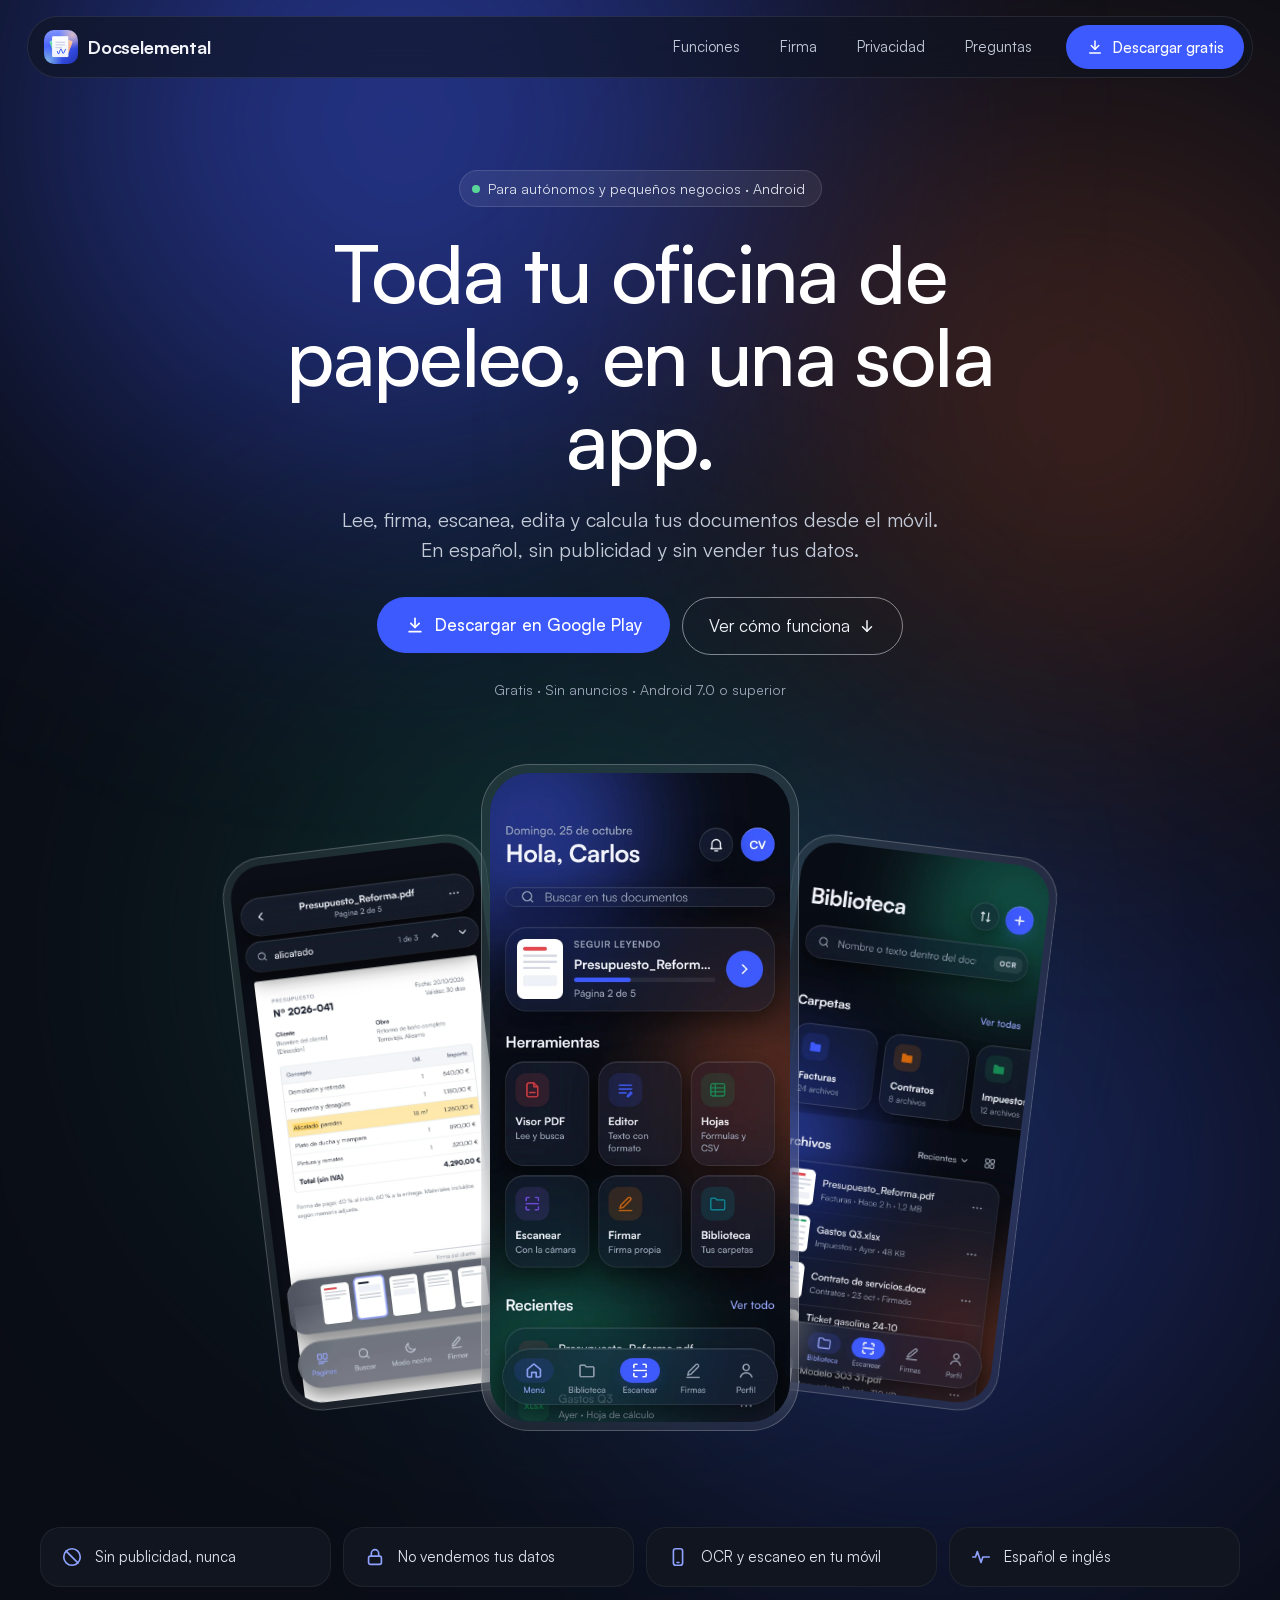
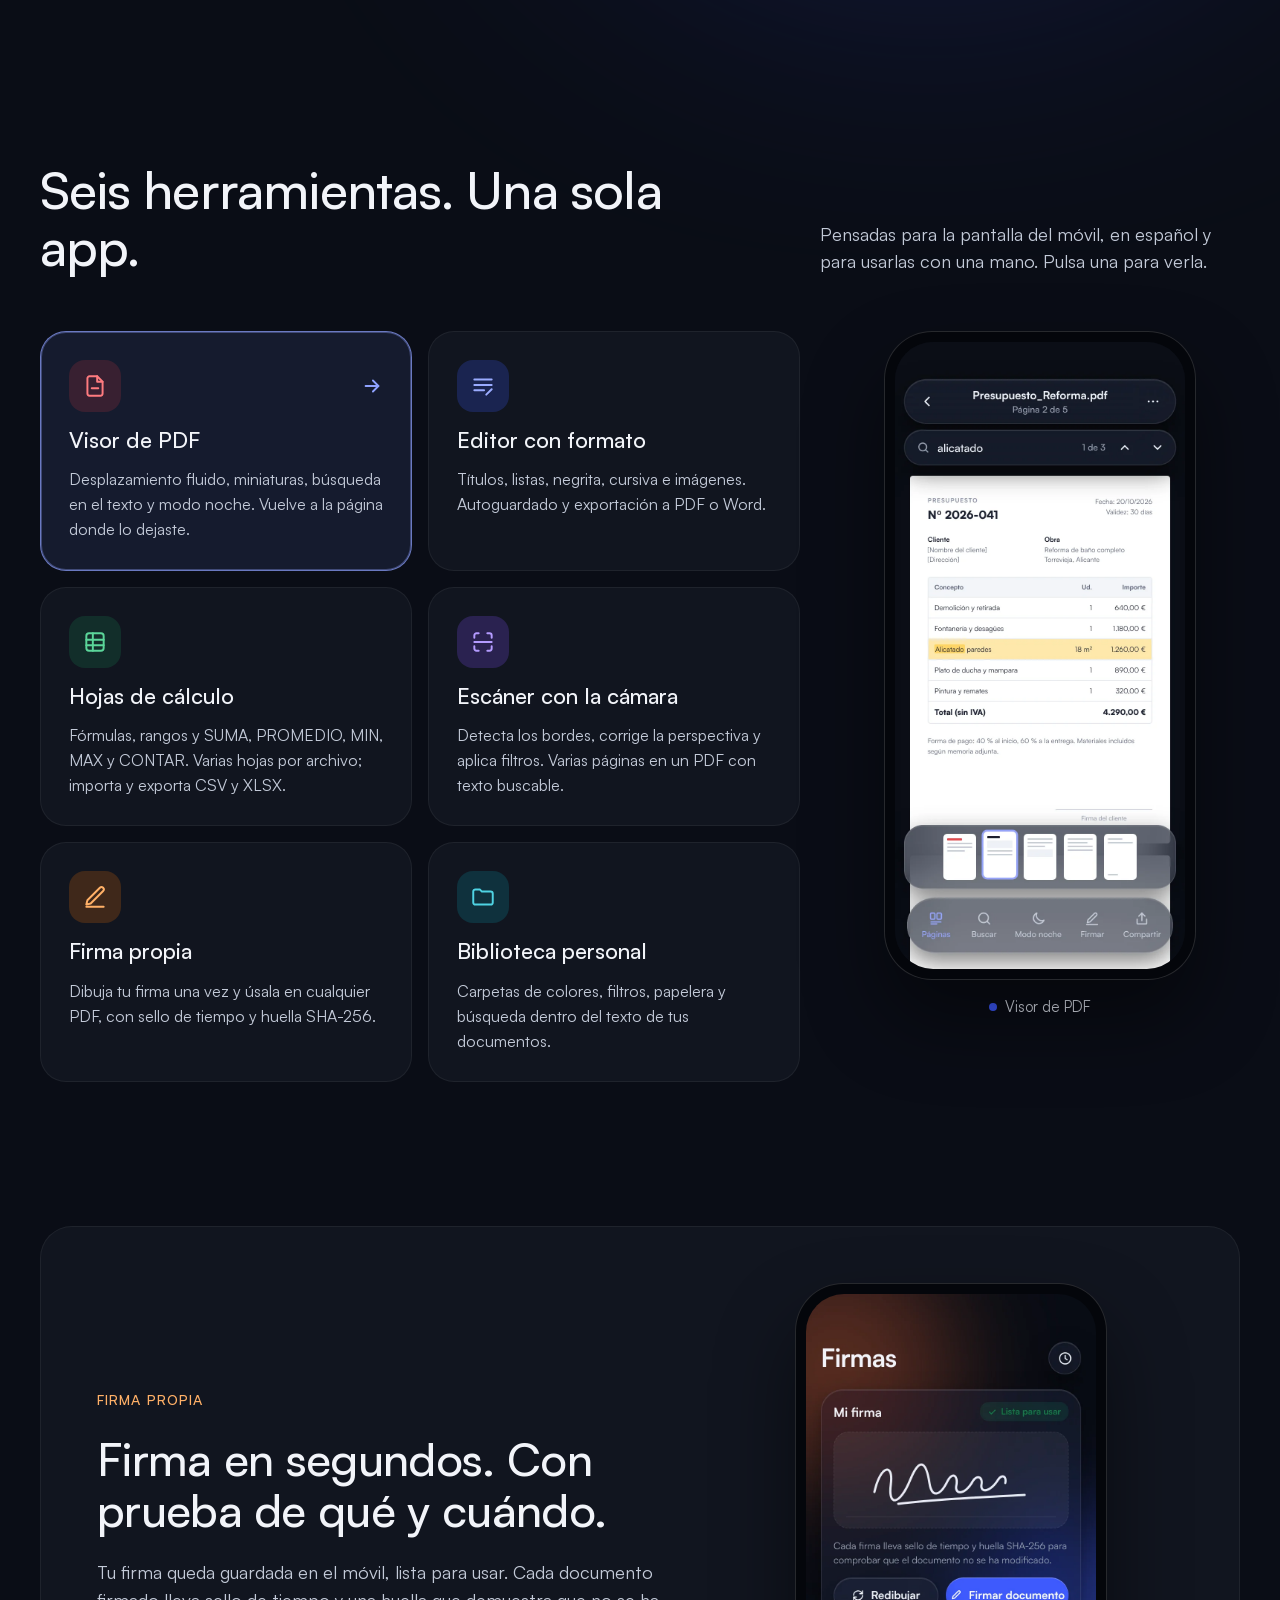
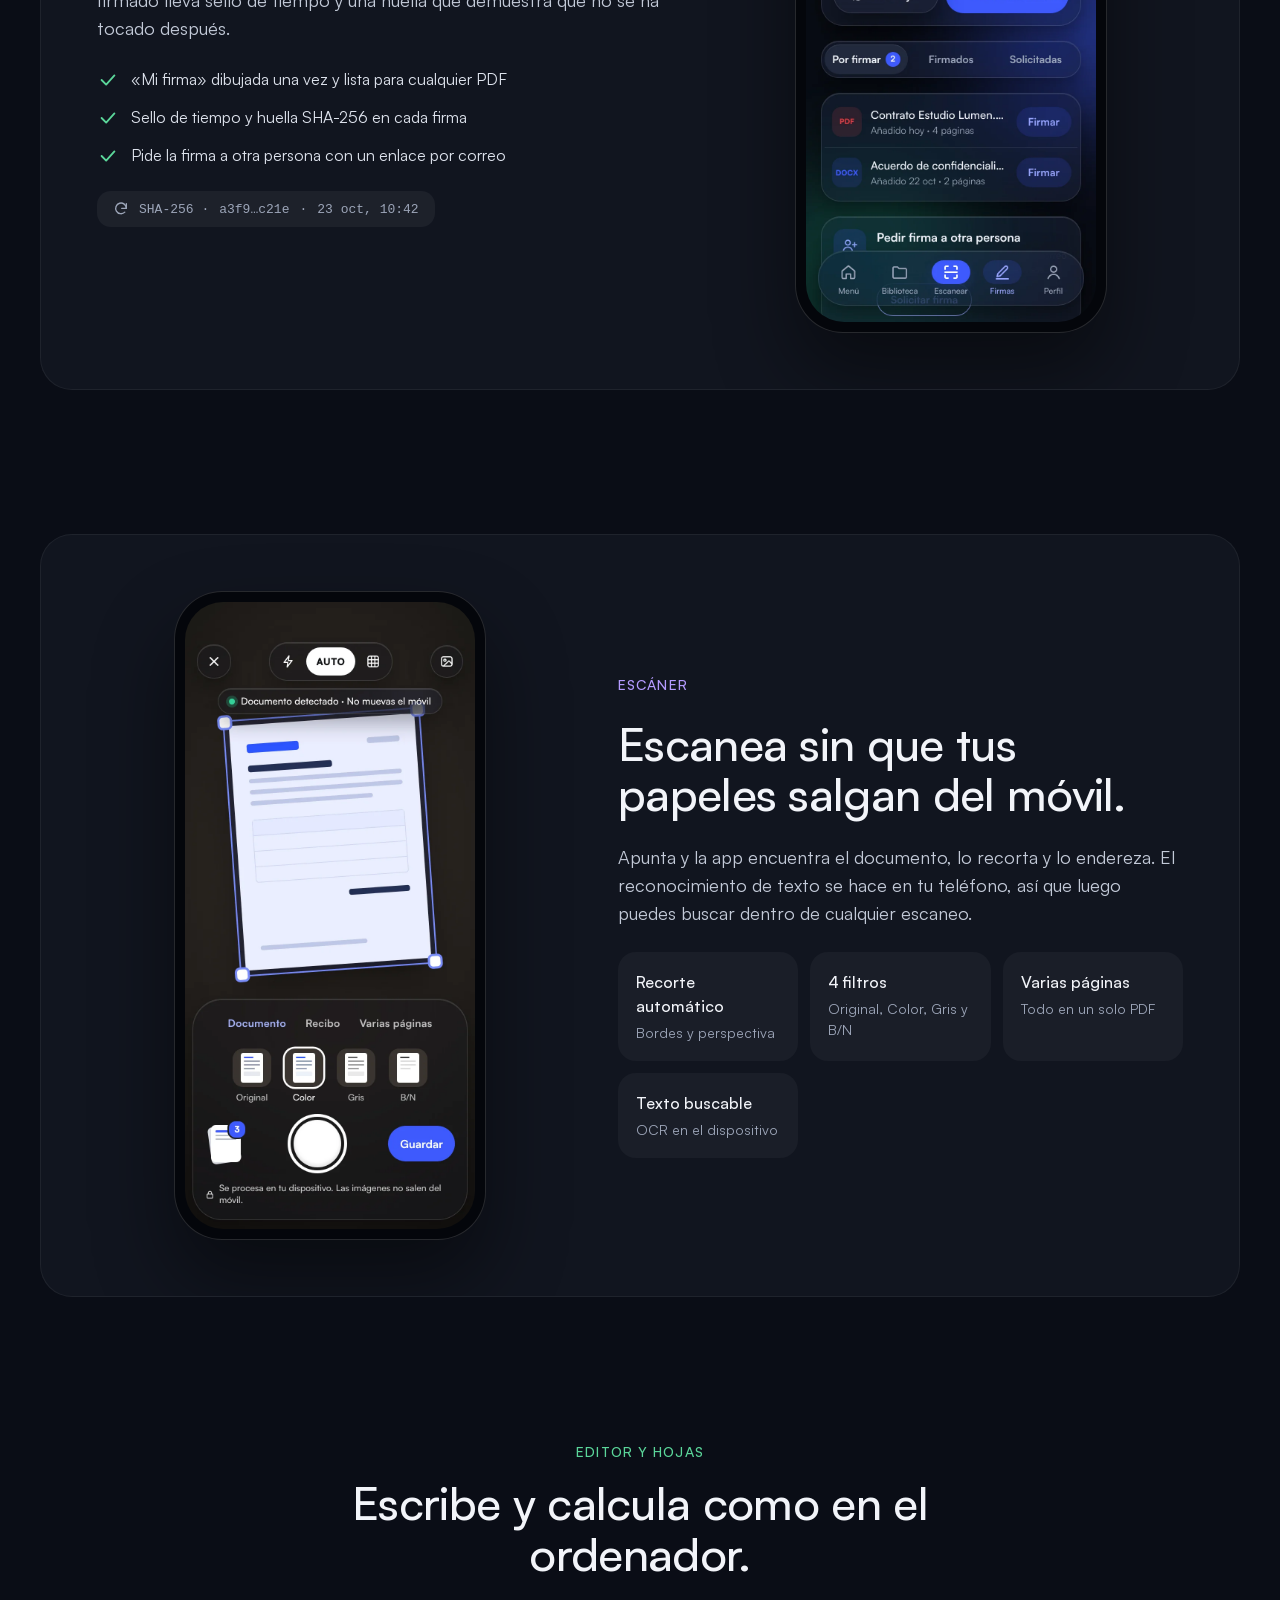
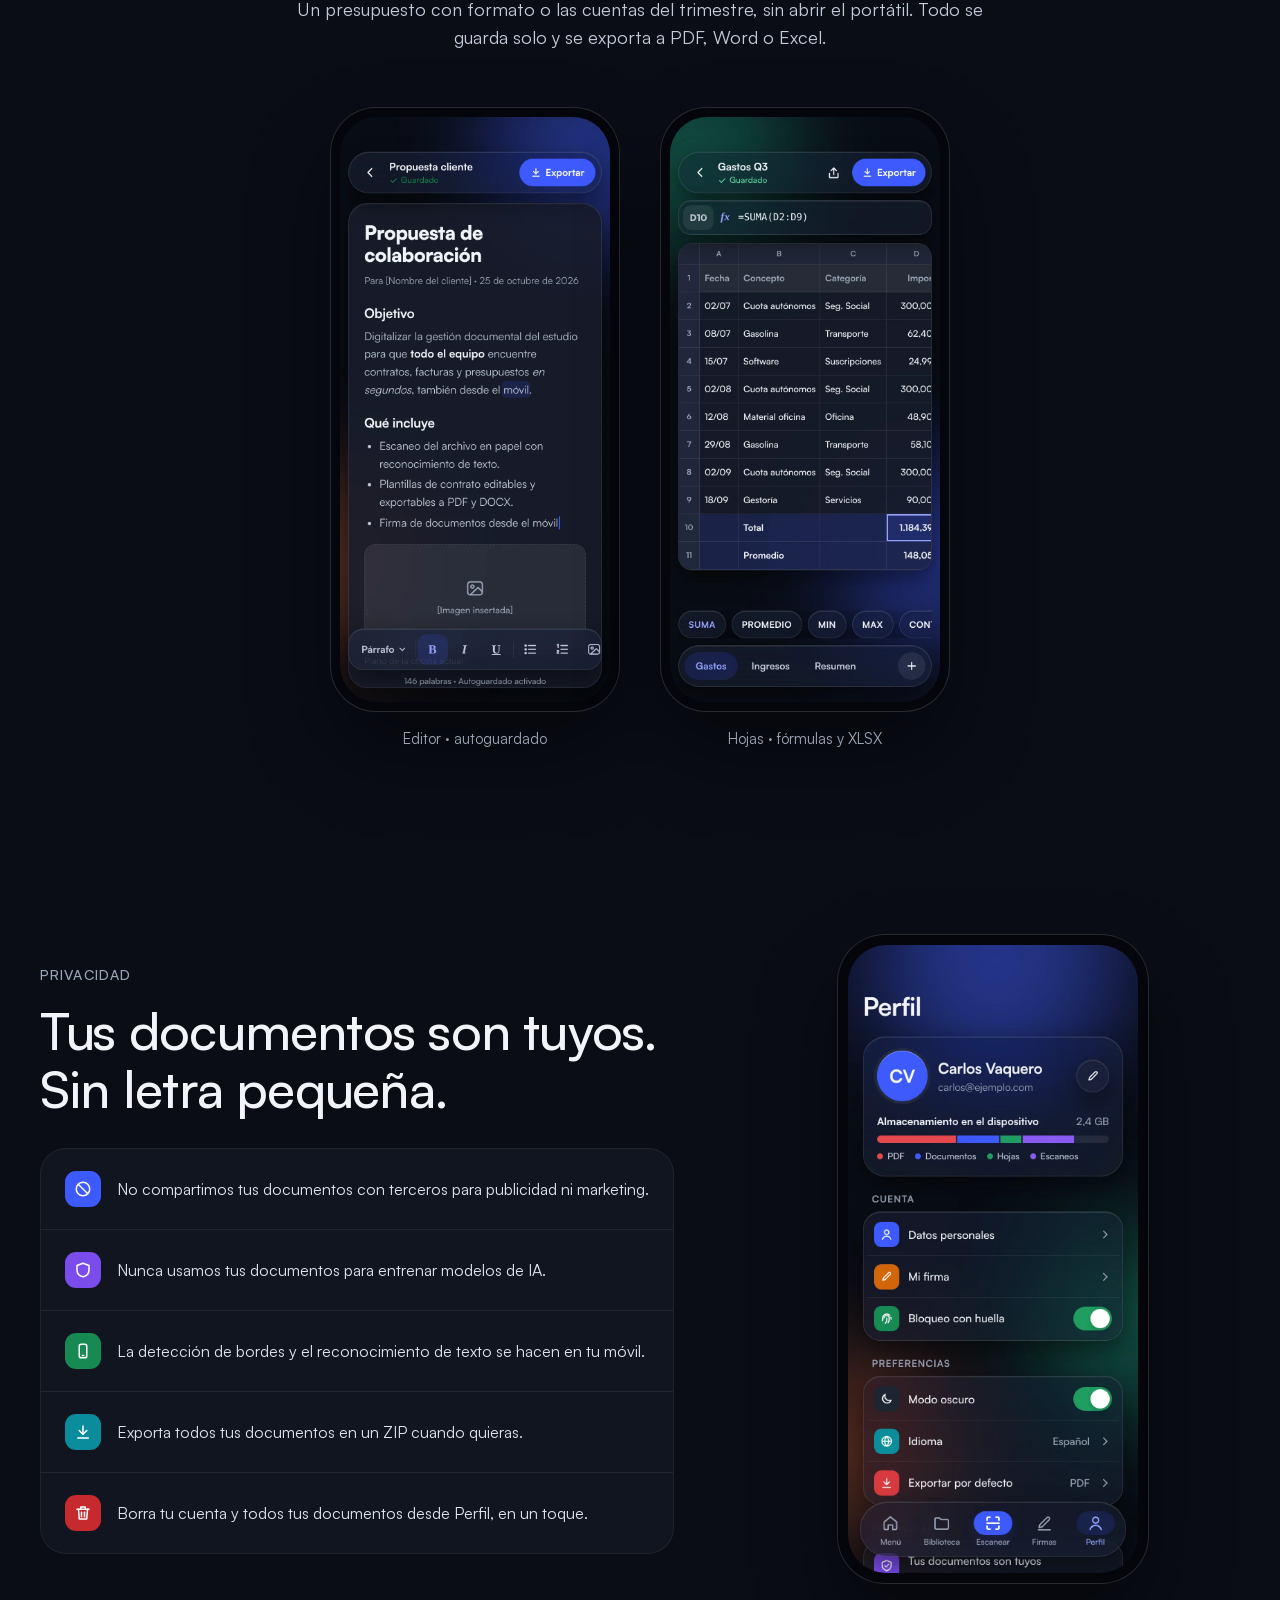
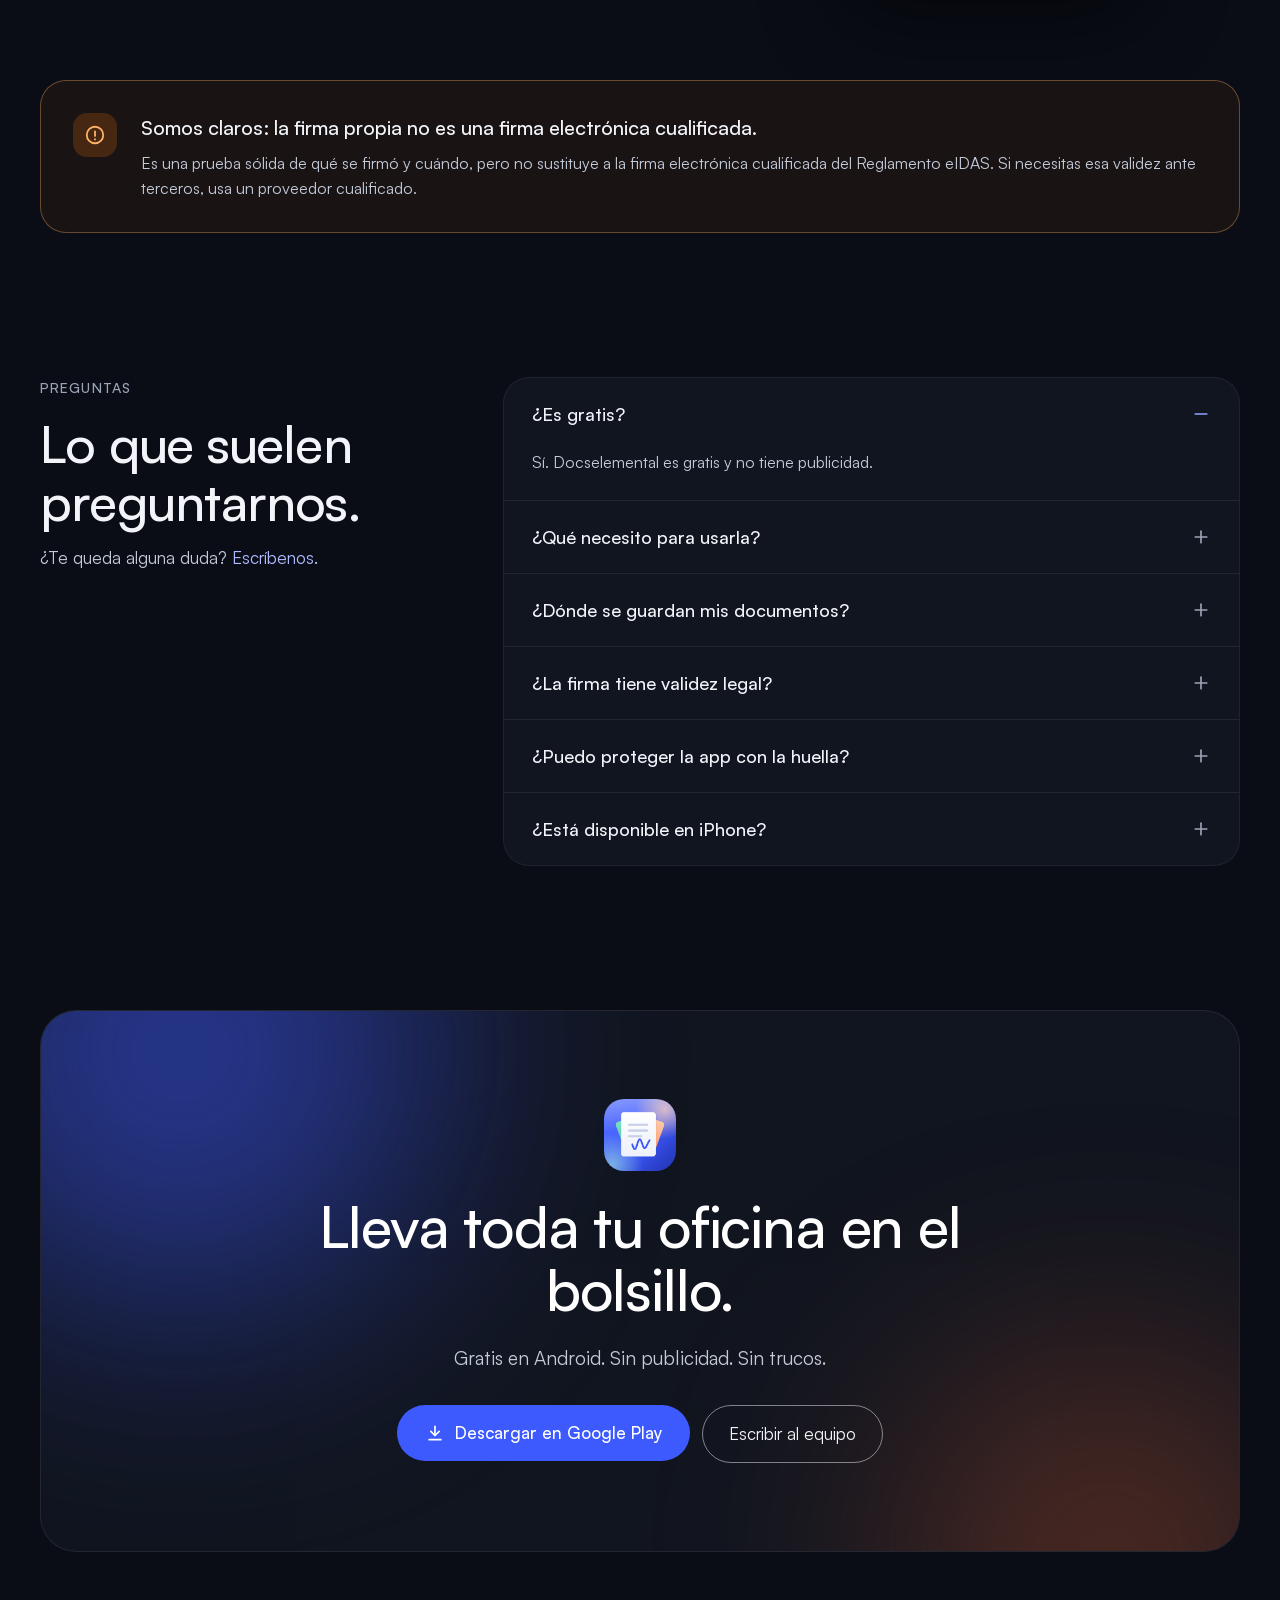
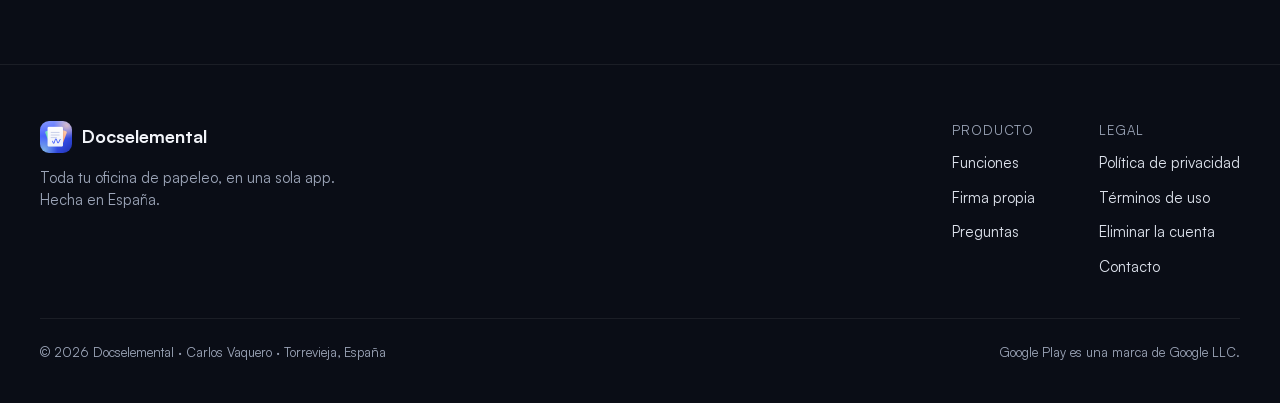
<file: index.html>
<!DOCTYPE html><html lang="es"> <head><meta charset="utf-8"><meta name="viewport" content="width=device-width, initial-scale=1"><meta name="color-scheme" content="dark"><title>Docselemental · Toda tu oficina de papeleo, en una sola app</title><meta name="description" content="Lee PDF, firma, escanea, edita y calcula desde el móvil. Para autónomos y pequeños negocios. En español, sin publicidad y sin vender tus datos."><link rel="canonical" href="https://docselemental.com/"><!-- Open Graph / social --><meta property="og:title" content="Docselemental · Toda tu oficina de papeleo, en una sola app"><meta property="og:description" content="Lee PDF, firma, escanea, edita y calcula desde el móvil. Para autónomos y pequeños negocios. En español, sin publicidad y sin vender tus datos."><meta property="og:type" content="website"><meta property="og:url" content="https://docselemental.com/"><meta property="og:locale" content="es_ES"><meta property="og:image" content="https://docselemental.com/og.png"><meta name="twitter:card" content="summary_large_image"><!-- Icon oficial de la app --><link rel="icon" type="image/png" href="/logo.png"><link rel="apple-touch-icon" href="/logo.png"><meta name="theme-color" content="#0A0D16"><!-- Satoshi servida desde el propio sitio (sin peticiones a terceros) --><link rel="preload" href="/fonts/Satoshi-Regular.woff2" as="font" type="font/woff2" crossorigin><link rel="preload" href="/fonts/Satoshi-Medium.woff2" as="font" type="font/woff2" crossorigin><link rel="stylesheet" href="/_astro/index.pDy9SOia.css"></head> <body>  <div class="dsroot" style="min-height: 100vh; background: #0A0D16; color: #F2F4F9; font-family: Satoshi, ui-sans-serif, system-ui, sans-serif; font-size: 16px; line-height: 1.5; overflow-x: clip;"> <div class="halo" aria-hidden="true"></div> <div class="progress" aria-hidden="true" style="background: #3D5AFE;"></div> <!-- NAV --> <header style="position: sticky; top: 0; z-index: 20; padding: 16px 16px 0;"> <nav aria-label="Principal" style="max-width: 1200px; margin: 0 auto; display: flex; align-items: center; gap: 8px; padding: 8px 8px 8px 16px; border-radius: 40px; background: rgba(16,20,33,0.62); border: 1px solid rgba(255,255,255,0.09); backdrop-filter: blur(24px); -webkit-backdrop-filter: blur(24px);"> <a class="brand" href="#inicio" aria-label="Docselemental, inicio" style="display: flex; align-items: center; gap: 10px; color: #F2F4F9; font-weight: 700; font-size: 18px; letter-spacing: -0.01em; flex-grow: 1; min-width: 0; white-space: nowrap;"> <img src="/logo.png" alt="" style="width: 34px; height: 34px; border-radius: 10px; display: block; flex-shrink: 0;"> <span class="brandname">Docselemental</span> </a> <div class="navlinks" style="display: flex; gap: 4px; align-items: center;"> <a class="navlink" href="#funciones" style="padding: 10px 18px; border-radius: 40px; color: #C3CAD8; font-size: 15px;">Funciones</a> <a class="navlink" href="#firma" style="padding: 10px 18px; border-radius: 40px; color: #C3CAD8; font-size: 15px;">Firma</a> <a class="navlink" href="#privacidad" style="padding: 10px 18px; border-radius: 40px; color: #C3CAD8; font-size: 15px;">Privacidad</a> <a class="navlink" href="#preguntas" style="padding: 10px 18px; border-radius: 40px; color: #C3CAD8; font-size: 15px;">Preguntas</a> </div> <a class="cta navcta" href="#descargar" style="display: inline-flex; align-items: center; justify-content: center; gap: 8px; height: 44px; padding: 0 20px; border-radius: 32px; background: #3D5AFE; color: #FFFFFF; font-size: 15px; font-weight: 500; line-height: 1; margin-left: 8px; box-sizing: border-box;"> <svg width="18" height="18" viewBox="0 0 24 24" fill="none" stroke="currentColor" stroke-width="2" stroke-linecap="round" stroke-linejoin="round" aria-hidden="true" style="flex-shrink: 0;"><path d="M12 4v11"></path><path d="m7 10 5 5 5-5"></path><path d="M5 20h14"></path></svg> <span class="lg">Descargar gratis</span> <span class="sm">Descargar</span> </a> </nav> </header> <!-- HERO --> <section id="inicio" style="position: relative; margin-top: -76px; padding: 168px 24px 24px;"> <div aria-hidden="true" style="position: absolute; inset: 0; pointer-events: none;"> <div class="blob" style="position: absolute; width: 700px; height: 700px; left: 50%; top: 820px; margin-left: -60px; border-radius: 50%; background: #2C3FA8; filter: blur(150px); opacity: 0.45; transform: translate(calc(var(--px, 0) * -30px), calc(var(--py, 0) * 20px));"></div> <div class="blob" style="position: absolute; width: 760px; height: 760px; left: 50%; top: -260px; margin-left: -620px; border-radius: 50%; background: #2C3FA8; filter: blur(140px); opacity: 0.75; transform: translate(calc(var(--px, 0) * 40px), calc(var(--py, 0) * 30px));"></div> <div class="blob" style="position: absolute; width: 560px; height: 560px; left: 50%; top: 120px; margin-left: 160px; border-radius: 50%; background: #6B3424; filter: blur(140px); opacity: 0.6; transform: translate(calc(var(--px, 0) * -50px), calc(var(--py, 0) * -30px));"></div> <div class="blob" style="position: absolute; width: 620px; height: 620px; left: 50%; top: 640px; margin-left: -380px; border-radius: 50%; background: #14604F; filter: blur(150px); opacity: 0.45; transform: translate(calc(var(--px, 0) * 30px), calc(var(--py, 0) * -40px));"></div> </div> <div class="stg" style="position: relative; max-width: 820px; margin: 0 auto; text-align: center; display: flex; flex-direction: column; align-items: center; gap: 24px;"> <div class="rv" style="display: inline-flex; align-items: center; gap: 8px; padding: 7px 16px 7px 12px; border-radius: 40px; background: rgba(255,255,255,0.07); border: 1px solid rgba(255,255,255,0.12); font-size: 14px; color: #DDE2EC;"> <span style="width: 8px; height: 8px; border-radius: 50%; background: #5BD69A;"></span>
Para autónomos y pequeños negocios · Android
</div> <h1 class="rv" style="margin: 0; font-size: clamp(44px, 6.4vw, 80px); line-height: 1.04; font-weight: 500; letter-spacing: -0.02em; color: #FFFFFF;">Toda tu oficina de papeleo, en una sola app.</h1> <p class="rv" style="margin: 0; max-width: 600px; font-size: clamp(17px, 1.6vw, 20px); line-height: 1.5; color: #C3CAD8;">Lee, firma, escanea, edita y calcula tus documentos desde el móvil. En español, sin publicidad y sin vender tus datos.</p> <div class="rv" style="display: flex; flex-wrap: wrap; justify-content: center; gap: 12px; padding-top: 8px;"> <a class="cta" href="#descargar" style="display: inline-flex; align-items: center; gap: 10px; height: 56px; padding: 0 28px; border-radius: 32px; background: #3D5AFE; color: #FFFFFF; font-size: 17px; font-weight: 500;"> <svg width="20" height="20" viewBox="0 0 24 24" fill="none" stroke="currentColor" stroke-width="2" stroke-linecap="round" stroke-linejoin="round" aria-hidden="true"><path d="M12 4v11"></path><path d="m7 10 5 5 5-5"></path><path d="M5 20h14"></path></svg>
Descargar en Google Play
</a> <a class="ghost" href="#funciones" style="display: inline-flex; align-items: center; gap: 8px; height: 56px; padding: 0 26px; border-radius: 32px; border: 1px solid rgba(237,240,247,0.5); color: #F2F4F9; font-size: 17px;">
Ver cómo funciona
<svg width="18" height="18" viewBox="0 0 24 24" fill="none" stroke="currentColor" stroke-width="2" stroke-linecap="round" stroke-linejoin="round" aria-hidden="true"><path d="M12 5v14"></path><path d="m6 13 6 6 6-6"></path></svg> </a> </div> <p class="rv" style="margin: 0; font-size: 14px; color: #9CA5B8;">Gratis · Sin anuncios · Android 7.0 o superior</p> </div> <div class="heroPhones" style="position: relative; display: flex; justify-content: center; align-items: flex-start; padding-top: 64px; max-width: 1000px; margin: 0 auto;"> <div class="sidephone hp rv" style="--d: 420ms; width: 250px; padding: 7px; border-radius: 41px; background: rgba(255,255,255,0.07); border: 1px solid rgba(255,255,255,0.2); backdrop-filter: blur(20px); -webkit-backdrop-filter: blur(20px); transform: translate(calc(var(--px, 0) * -18px - var(--sy, 0) * 0.06px), calc(80px + var(--py, 0) * -12px - var(--sy, 0) * 0.14px)) rotate(calc(-7deg + var(--px, 0) * 2deg - var(--sy, 0) * 0.006deg)); margin-right: -36px; flex-shrink: 0;"> <img src="/screens/06-visor-pdf-oscuro.webp" alt="Visor de PDF de Docselemental con miniaturas y barra de herramientas" style="display: block; width: 100%; aspect-ratio: 390 / 844; border-radius: 34px; object-fit: cover;"> </div> <div class="hp rv s" style="--d: 260ms; position: relative; z-index: 2; width: 300px; max-width: 82vw; padding: 8px; border-radius: 48px; background: rgba(255,255,255,0.08); border: 1px solid rgba(255,255,255,0.22); backdrop-filter: blur(20px); -webkit-backdrop-filter: blur(20px); flex-shrink: 0; transform: translate(calc(var(--px, 0) * 12px), calc(var(--py, 0) * 10px - var(--sy, 0) * 0.05px)) rotate(calc(var(--px, 0) * 1.5deg));"> <img src="/screens/01-menu-oscuro.webp" alt="Menú de Docselemental: seguir leyendo, herramientas y documentos recientes" style="display: block; width: 100%; aspect-ratio: 390 / 844; border-radius: 40px; object-fit: cover;"> </div> <div class="sidephone hp rv" style="--d: 520ms; width: 250px; padding: 7px; border-radius: 41px; background: rgba(255,255,255,0.07); border: 1px solid rgba(255,255,255,0.2); backdrop-filter: blur(20px); -webkit-backdrop-filter: blur(20px); transform: translate(calc(var(--px, 0) * -18px + var(--sy, 0) * 0.06px), calc(80px + var(--py, 0) * -12px - var(--sy, 0) * 0.14px)) rotate(calc(7deg + var(--px, 0) * 2deg + var(--sy, 0) * 0.006deg)); margin-left: -36px; flex-shrink: 0;"> <img src="/screens/02-biblioteca-oscuro.webp" alt="Biblioteca de Docselemental con carpetas, filtros y archivos" style="display: block; width: 100%; aspect-ratio: 390 / 844; border-radius: 34px; object-fit: cover;"> </div> </div> </section> <!-- STRIP --> <section aria-label="Lo esencial" style="padding: 72px 24px 24px;"> <div class="stg" style="max-width: 1200px; margin: 0 auto; display: grid; grid-template-columns: repeat(auto-fit, minmax(220px, 1fr)); gap: 12px;"> <div class="chip rv" style="display: flex; align-items: center; gap: 12px; padding: 18px 20px; border-radius: 20px; background: #11151F; border: 1px solid rgba(255,255,255,0.06);"> <svg width="22" height="22" viewBox="0 0 24 24" fill="none" stroke="#8FA2FF" stroke-width="1.8" stroke-linecap="round" stroke-linejoin="round" aria-hidden="true"><circle cx="12" cy="12" r="9"></circle><path d="m5.6 5.6 12.8 12.8"></path></svg> <span style="font-size: 15px; color: #DDE2EC;">Sin publicidad, nunca</span> </div> <div class="chip rv" style="display: flex; align-items: center; gap: 12px; padding: 18px 20px; border-radius: 20px; background: #11151F; border: 1px solid rgba(255,255,255,0.06);"> <svg width="22" height="22" viewBox="0 0 24 24" fill="none" stroke="#8FA2FF" stroke-width="1.8" stroke-linecap="round" stroke-linejoin="round" aria-hidden="true"><rect x="5" y="11" width="14" height="9" rx="2"></rect><path d="M8 11V8a4 4 0 0 1 8 0v3"></path></svg> <span style="font-size: 15px; color: #DDE2EC;">No vendemos tus datos</span> </div> <div class="chip rv" style="display: flex; align-items: center; gap: 12px; padding: 18px 20px; border-radius: 20px; background: #11151F; border: 1px solid rgba(255,255,255,0.06);"> <svg width="22" height="22" viewBox="0 0 24 24" fill="none" stroke="#8FA2FF" stroke-width="1.8" stroke-linecap="round" stroke-linejoin="round" aria-hidden="true"><rect x="7" y="3" width="10" height="18" rx="2.5"></rect><path d="M11 18h2"></path></svg> <span style="font-size: 15px; color: #DDE2EC;">OCR y escaneo en tu móvil</span> </div> <div class="chip rv" style="display: flex; align-items: center; gap: 12px; padding: 18px 20px; border-radius: 20px; background: #11151F; border: 1px solid rgba(255,255,255,0.06);"> <svg width="22" height="22" viewBox="0 0 24 24" fill="none" stroke="#8FA2FF" stroke-width="1.8" stroke-linecap="round" stroke-linejoin="round" aria-hidden="true"><path d="M3 12h3l2-6 4 12 2-6h7"></path></svg> <span style="font-size: 15px; color: #DDE2EC;">Español e inglés</span> </div> </div> </section> <!-- FUNCIONES (interactiva) --> <section id="funciones" style="padding: 112px 24px 72px;"> <div style="max-width: 1200px; margin: 0 auto; display: flex; flex-direction: column; gap: 56px;"> <div style="display: flex; flex-wrap: wrap; align-items: flex-end; justify-content: space-between; gap: 24px;"> <div style="max-width: 640px; display: flex; flex-direction: column; gap: 16px;"> <p class="rv" style="margin: 0; font-size: 14px; letter-spacing: 0.08em; text-transform: uppercase; color: #9CA5B8; font-weight: 500;">Funciones</p> <h2 class="rv" style="margin: 0; font-size: clamp(34px, 4.2vw, 52px); line-height: 1.1; font-weight: 500; letter-spacing: -0.015em;">Seis herramientas. Una sola app.</h2> </div> <p class="rv" style="margin: 0; max-width: 420px; font-size: 18px; line-height: 1.5; color: #C3CAD8;">Pensadas para la pantalla del móvil, en español y para usarlas con una mano. Pulsa una para verla.</p> </div> <div style="display: flex; flex-wrap: wrap; gap: 40px; align-items: flex-start;"> <div class="stg" style="flex: 2 1 560px; min-width: 0; display: grid; grid-template-columns: repeat(auto-fit, minmax(260px, 1fr)); gap: 16px;"> <div class="rv tw"><button type="button" class="tool spot sel" aria-pressed="true" data-tool="0" style="display: flex; flex-direction: column; gap: 14px; padding: 28px; border-radius: 26px; background: #11151F; border: 1px solid rgba(255,255,255,0.06);"> <span style="display: flex; align-items: center; justify-content: space-between; width: 100%;"> <span class="ico" style="width: 52px; height: 52px; border-radius: 16px; background: rgba(217,58,64,0.18); display: flex; align-items: center; justify-content: center;"><svg width="26" height="26" viewBox="0 0 24 24" fill="none" stroke="#FF7B7F" stroke-width="1.8" stroke-linecap="round" stroke-linejoin="round" aria-hidden="true"><path d="M14 3H7a2 2 0 0 0-2 2v14a2 2 0 0 0 2 2h10a2 2 0 0 0 2-2V8z"></path><path d="M14 3v5h5"></path><path d="M9 14h6"></path></svg></span> <svg class="go" width="22" height="22" viewBox="0 0 24 24" fill="none" stroke="#8FA2FF" stroke-width="2" stroke-linecap="round" stroke-linejoin="round" aria-hidden="true"><path d="M5 12h14"></path><path d="m13 6 6 6-6 6"></path></svg> </span> <span style="font-size: 22px; line-height: 1.25; font-weight: 500;">Visor de PDF</span> <span style="font-size: 16px; line-height: 1.55; color: #C3CAD8;">Desplazamiento fluido, miniaturas, búsqueda en el texto y modo noche. Vuelve a la página donde lo dejaste.</span> </button></div> <div class="rv tw"><button type="button" class="tool spot" aria-pressed="false" data-tool="1" style="display: flex; flex-direction: column; gap: 14px; padding: 28px; border-radius: 26px; background: #11151F; border: 1px solid rgba(255,255,255,0.06);"> <span style="display: flex; align-items: center; justify-content: space-between; width: 100%;"> <span class="ico" style="width: 52px; height: 52px; border-radius: 16px; background: rgba(61,90,254,0.22); display: flex; align-items: center; justify-content: center;"><svg width="26" height="26" viewBox="0 0 24 24" fill="none" stroke="#9AABFF" stroke-width="1.8" stroke-linecap="round" stroke-linejoin="round" aria-hidden="true"><path d="M4 6h16"></path><path d="M4 11h16"></path><path d="M4 16h9"></path><path d="m15 20 5-5"></path></svg></span> <svg class="go" width="22" height="22" viewBox="0 0 24 24" fill="none" stroke="#8FA2FF" stroke-width="2" stroke-linecap="round" stroke-linejoin="round" aria-hidden="true"><path d="M5 12h14"></path><path d="m13 6 6 6-6 6"></path></svg> </span> <span style="font-size: 22px; line-height: 1.25; font-weight: 500;">Editor con formato</span> <span style="font-size: 16px; line-height: 1.55; color: #C3CAD8;">Títulos, listas, negrita, cursiva e imágenes. Autoguardado y exportación a PDF o Word.</span> </button></div> <div class="rv tw"><button type="button" class="tool spot" aria-pressed="false" data-tool="2" style="display: flex; flex-direction: column; gap: 14px; padding: 28px; border-radius: 26px; background: #11151F; border: 1px solid rgba(255,255,255,0.06);"> <span style="display: flex; align-items: center; justify-content: space-between; width: 100%;"> <span class="ico" style="width: 52px; height: 52px; border-radius: 16px; background: rgba(23,138,83,0.22); display: flex; align-items: center; justify-content: center;"><svg width="26" height="26" viewBox="0 0 24 24" fill="none" stroke="#5BD69A" stroke-width="1.8" stroke-linecap="round" stroke-linejoin="round" aria-hidden="true"><rect x="4" y="4" width="16" height="16" rx="2.5"></rect><path d="M4 10h16"></path><path d="M4 15h16"></path><path d="M10 4v16"></path></svg></span> <svg class="go" width="22" height="22" viewBox="0 0 24 24" fill="none" stroke="#8FA2FF" stroke-width="2" stroke-linecap="round" stroke-linejoin="round" aria-hidden="true"><path d="M5 12h14"></path><path d="m13 6 6 6-6 6"></path></svg> </span> <span style="font-size: 22px; line-height: 1.25; font-weight: 500;">Hojas de cálculo</span> <span style="font-size: 16px; line-height: 1.55; color: #C3CAD8;">Fórmulas, rangos y SUMA, PROMEDIO, MIN, MAX y CONTAR. Varias hojas por archivo; importa y exporta CSV y XLSX.</span> </button></div> <div class="rv tw"><button type="button" class="tool spot" aria-pressed="false" data-tool="3" style="display: flex; flex-direction: column; gap: 14px; padding: 28px; border-radius: 26px; background: #11151F; border: 1px solid rgba(255,255,255,0.06);"> <span style="display: flex; align-items: center; justify-content: space-between; width: 100%;"> <span class="ico" style="width: 52px; height: 52px; border-radius: 16px; background: rgba(122,76,235,0.24); display: flex; align-items: center; justify-content: center;"><svg width="26" height="26" viewBox="0 0 24 24" fill="none" stroke="#B49BFF" stroke-width="1.8" stroke-linecap="round" stroke-linejoin="round" aria-hidden="true"><path d="M4 8V6a2 2 0 0 1 2-2h2"></path><path d="M16 4h2a2 2 0 0 1 2 2v2"></path><path d="M20 16v2a2 2 0 0 1-2 2h-2"></path><path d="M8 20H6a2 2 0 0 1-2-2v-2"></path><path d="M4 12h16"></path></svg></span> <svg class="go" width="22" height="22" viewBox="0 0 24 24" fill="none" stroke="#8FA2FF" stroke-width="2" stroke-linecap="round" stroke-linejoin="round" aria-hidden="true"><path d="M5 12h14"></path><path d="m13 6 6 6-6 6"></path></svg> </span> <span style="font-size: 22px; line-height: 1.25; font-weight: 500;">Escáner con la cámara</span> <span style="font-size: 16px; line-height: 1.55; color: #C3CAD8;">Detecta los bordes, corrige la perspectiva y aplica filtros. Varias páginas en un PDF con texto buscable.</span> </button></div> <div class="rv tw"><button type="button" class="tool spot" aria-pressed="false" data-tool="4" style="display: flex; flex-direction: column; gap: 14px; padding: 28px; border-radius: 26px; background: #11151F; border: 1px solid rgba(255,255,255,0.06);"> <span style="display: flex; align-items: center; justify-content: space-between; width: 100%;"> <span class="ico" style="width: 52px; height: 52px; border-radius: 16px; background: rgba(210,101,10,0.24); display: flex; align-items: center; justify-content: center;"><svg width="26" height="26" viewBox="0 0 24 24" fill="none" stroke="#FFB067" stroke-width="1.8" stroke-linecap="round" stroke-linejoin="round" aria-hidden="true"><path d="M16.5 3.5a2.1 2.1 0 0 1 3 3L8 18l-4 1 1-4z"></path><path d="M4 21h16"></path></svg></span> <svg class="go" width="22" height="22" viewBox="0 0 24 24" fill="none" stroke="#8FA2FF" stroke-width="2" stroke-linecap="round" stroke-linejoin="round" aria-hidden="true"><path d="M5 12h14"></path><path d="m13 6 6 6-6 6"></path></svg> </span> <span style="font-size: 22px; line-height: 1.25; font-weight: 500;">Firma propia</span> <span style="font-size: 16px; line-height: 1.55; color: #C3CAD8;">Dibuja tu firma una vez y úsala en cualquier PDF, con sello de tiempo y huella SHA-256.</span> </button></div> <div class="rv tw"><button type="button" class="tool spot" aria-pressed="false" data-tool="5" style="display: flex; flex-direction: column; gap: 14px; padding: 28px; border-radius: 26px; background: #11151F; border: 1px solid rgba(255,255,255,0.06);"> <span style="display: flex; align-items: center; justify-content: space-between; width: 100%;"> <span class="ico" style="width: 52px; height: 52px; border-radius: 16px; background: rgba(11,140,156,0.24); display: flex; align-items: center; justify-content: center;"><svg width="26" height="26" viewBox="0 0 24 24" fill="none" stroke="#4FD3E3" stroke-width="1.8" stroke-linecap="round" stroke-linejoin="round" aria-hidden="true"><path d="M3 7a2 2 0 0 1 2-2h4l2 2h8a2 2 0 0 1 2 2v8a2 2 0 0 1-2 2H5a2 2 0 0 1-2-2z"></path></svg></span> <svg class="go" width="22" height="22" viewBox="0 0 24 24" fill="none" stroke="#8FA2FF" stroke-width="2" stroke-linecap="round" stroke-linejoin="round" aria-hidden="true"><path d="M5 12h14"></path><path d="m13 6 6 6-6 6"></path></svg> </span> <span style="font-size: 22px; line-height: 1.25; font-weight: 500;">Biblioteca personal</span> <span style="font-size: 16px; line-height: 1.55; color: #C3CAD8;">Carpetas de colores, filtros, papelera y búsqueda dentro del texto de tus documentos.</span> </button></div> </div> <div class="rv r toolphone" style="--d: 200ms; flex: 1 1 300px; position: sticky; top: 104px; display: flex; flex-direction: column; align-items: center; gap: 16px;"> <div class="phone rv s" style="--d: 150ms; width: 290px; padding: 10px; border-radius: 48px; background: #04060B; border: 1px solid rgba(255,255,255,0.14); box-shadow: 0 40px 80px rgba(0,0,0,0.45);"> <div style="position: relative; width: 100%; aspect-ratio: 390 / 844; border-radius: 38px; overflow: hidden; background: #090C14;"> <img class="shot on" src="/screens/06-visor-pdf-oscuro.webp" alt="Visor de PDF"> <img class="shot" src="/screens/07-editor-oscuro.webp" alt="Editor con formato"> <img class="shot" src="/screens/08-hojas-oscuro.webp" alt="Hojas de cálculo"> <img class="shot" src="/screens/03-escanear.webp" alt="Escáner con la cámara"> <img class="shot" src="/screens/04-firmas-oscuro.webp" alt="Firmas"> <img class="shot" src="/screens/02-biblioteca-oscuro.webp" alt="Biblioteca"> </div> </div> <div style="display: flex; align-items: center; gap: 8px;" aria-live="polite"> <span style="width: 8px; height: 8px; border-radius: 50%; background: #3D5AFE;"></span> <span id="toolName" style="font-size: 15px; color: #DDE2EC;">Visor de PDF</span> </div> </div> </div> </div> </section> <!-- FIRMA --> <section id="firma" style="padding: 72px 24px;"> <div class="spot rv split" style="max-width: 1200px; margin: 0 auto; display: flex; flex-wrap: wrap; align-items: center; gap: 56px; padding: 56px; border-radius: 32px; background: #11151F; border: 1px solid rgba(255,255,255,0.06); box-sizing: border-box;"> <div style="flex: 1 1 420px; min-width: 0; display: flex; flex-direction: column; gap: 24px;"> <p class="rv" style="margin: 0; font-size: 14px; letter-spacing: 0.08em; text-transform: uppercase; color: #FFB067; font-weight: 500;">Firma propia</p> <h2 class="rv" style="margin: 0; font-size: clamp(32px, 3.6vw, 46px); line-height: 1.1; font-weight: 500; letter-spacing: -0.015em;">Firma en segundos. Con prueba de qué y cuándo.</h2> <p style="margin: 0; font-size: 18px; line-height: 1.55; color: #C3CAD8;">Tu firma queda guardada en el móvil, lista para usar. Cada documento firmado lleva sello de tiempo y una huella que demuestra que no se ha tocado después.</p> <div class="stg" style="display: flex; flex-direction: column; gap: 14px;"> <div class="feat rv" style="display: flex; gap: 12px; align-items: flex-start;"> <svg class="check" width="22" height="22" viewBox="0 0 24 24" fill="none" stroke="#5BD69A" stroke-width="2" stroke-linecap="round" stroke-linejoin="round" aria-hidden="true" style="flex-shrink: 0; margin-top: 2px;"><path d="m5 12 5 5 9-10"></path></svg> <span style="font-size: 16px; color: #DDE2EC;">«Mi firma» dibujada una vez y lista para cualquier PDF</span> </div> <div class="feat rv" style="display: flex; gap: 12px; align-items: flex-start;"> <svg class="check" width="22" height="22" viewBox="0 0 24 24" fill="none" stroke="#5BD69A" stroke-width="2" stroke-linecap="round" stroke-linejoin="round" aria-hidden="true" style="flex-shrink: 0; margin-top: 2px;"><path d="m5 12 5 5 9-10"></path></svg> <span style="font-size: 16px; color: #DDE2EC;">Sello de tiempo y huella SHA-256 en cada firma</span> </div> <div class="feat rv" style="display: flex; gap: 12px; align-items: flex-start;"> <svg class="check" width="22" height="22" viewBox="0 0 24 24" fill="none" stroke="#5BD69A" stroke-width="2" stroke-linecap="round" stroke-linejoin="round" aria-hidden="true" style="flex-shrink: 0; margin-top: 2px;"><path d="m5 12 5 5 9-10"></path></svg> <span style="font-size: 16px; color: #DDE2EC;">Pide la firma a otra persona con un enlace por correo</span> </div> </div> <button type="button" class="hash" id="hashBtn" aria-label="Generar otra huella de ejemplo" style="display: inline-flex; align-self: flex-start; align-items: center; gap: 10px; padding: 10px 16px; border-radius: 14px; border: 0; background: rgba(255,255,255,0.05); font-family: ui-monospace, SFMono-Regular, Menlo, monospace; font-size: 13px; color: #9CA5B8; cursor: pointer;"> <svg width="16" height="16" viewBox="0 0 24 24" fill="none" stroke="currentColor" stroke-width="2" stroke-linecap="round" stroke-linejoin="round" aria-hidden="true"><path d="M20 11a8 8 0 1 0-2.3 5.7"></path><path d="M20 4v7h-7"></path></svg>
SHA-256 · <span id="hashVal">a3f9…c21e</span> · <span id="hashDate">23 oct, 10:42</span> </button> </div> <div style="flex: 1 1 320px; display: flex; justify-content: center;"> <div class="phone rv s" style="--d: 150ms; width: 290px; padding: 10px; border-radius: 48px; background: #04060B; border: 1px solid rgba(255,255,255,0.14); box-shadow: 0 40px 80px rgba(0,0,0,0.45);"> <img src="/screens/04-firmas-oscuro.webp" alt="Pantalla Firmas: tarjeta Mi firma y documentos por firmar" style="display: block; width: 100%; aspect-ratio: 390 / 844; border-radius: 38px; object-fit: cover;"> </div> </div> </div> </section> <!-- ESCANER --> <section id="escaner" style="padding: 72px 24px;"> <div class="spot rv split" style="max-width: 1200px; margin: 0 auto; display: flex; flex-wrap: wrap-reverse; align-items: center; gap: 56px; padding: 56px; border-radius: 32px; background: #11151F; border: 1px solid rgba(255,255,255,0.06); box-sizing: border-box;"> <div style="flex: 1 1 320px; display: flex; justify-content: center;"> <div class="phone rv s" style="--d: 150ms; width: 290px; padding: 10px; border-radius: 48px; background: #04060B; border: 1px solid rgba(255,255,255,0.14); box-shadow: 0 40px 80px rgba(0,0,0,0.45);"> <img src="/screens/03-escanear.webp" alt="Cámara de escaneo con el documento detectado, modos y filtros" style="display: block; width: 100%; aspect-ratio: 390 / 844; border-radius: 38px; object-fit: cover;"> </div> </div> <div style="flex: 1 1 420px; min-width: 0; display: flex; flex-direction: column; gap: 24px;"> <p class="rv" style="margin: 0; font-size: 14px; letter-spacing: 0.08em; text-transform: uppercase; color: #B49BFF; font-weight: 500;">Escáner</p> <h2 class="rv" style="margin: 0; font-size: clamp(32px, 3.6vw, 46px); line-height: 1.1; font-weight: 500; letter-spacing: -0.015em;">Escanea sin que tus papeles salgan del móvil.</h2> <p style="margin: 0; font-size: 18px; line-height: 1.55; color: #C3CAD8;">Apunta y la app encuentra el documento, lo recorta y lo endereza. El reconocimiento de texto se hace en tu teléfono, así que luego puedes buscar dentro de cualquier escaneo.</p> <div class="stg" style="display: grid; grid-template-columns: repeat(auto-fit, minmax(160px, 1fr)); gap: 12px;"> <div class="mini rv" style="padding: 18px; border-radius: 18px; background: rgba(255,255,255,0.04); display: flex; flex-direction: column; gap: 4px;"> <span style="font-size: 16px; font-weight: 500;">Recorte automático</span> <span style="font-size: 14px; color: #9CA5B8;">Bordes y perspectiva</span> </div> <div class="mini rv" style="padding: 18px; border-radius: 18px; background: rgba(255,255,255,0.04); display: flex; flex-direction: column; gap: 4px;"> <span style="font-size: 16px; font-weight: 500;">4 filtros</span> <span style="font-size: 14px; color: #9CA5B8;">Original, Color, Gris y B/N</span> </div> <div class="mini rv" style="padding: 18px; border-radius: 18px; background: rgba(255,255,255,0.04); display: flex; flex-direction: column; gap: 4px;"> <span style="font-size: 16px; font-weight: 500;">Varias páginas</span> <span style="font-size: 14px; color: #9CA5B8;">Todo en un solo PDF</span> </div> <div class="mini rv" style="padding: 18px; border-radius: 18px; background: rgba(255,255,255,0.04); display: flex; flex-direction: column; gap: 4px;"> <span style="font-size: 16px; font-weight: 500;">Texto buscable</span> <span style="font-size: 14px; color: #9CA5B8;">OCR en el dispositivo</span> </div> </div> </div> </div> </section> <!-- EDITOR + HOJAS --> <section id="editar" style="padding: 72px 24px;"> <div style="max-width: 1200px; margin: 0 auto; display: flex; flex-direction: column; align-items: center; gap: 56px;"> <div style="max-width: 720px; text-align: center; display: flex; flex-direction: column; gap: 16px; align-items: center;"> <p class="rv" style="margin: 0; font-size: 14px; letter-spacing: 0.08em; text-transform: uppercase; color: #5BD69A; font-weight: 500;">Editor y hojas</p> <h2 class="rv" style="margin: 0; font-size: clamp(32px, 3.6vw, 46px); line-height: 1.1; font-weight: 500; letter-spacing: -0.015em;">Escribe y calcula como en el ordenador.</h2> <p style="margin: 0; font-size: 18px; line-height: 1.55; color: #C3CAD8;">Un presupuesto con formato o las cuentas del trimestre, sin abrir el portátil. Todo se guarda solo y se exporta a PDF, Word o Excel.</p> </div> <div class="stg" style="display: flex; flex-wrap: wrap; justify-content: center; gap: 40px;"> <figure class="rv s" style="margin: 0; display: flex; flex-direction: column; align-items: center; gap: 16px;"> <div class="phone" style="width: 270px; padding: 9px; border-radius: 46px; background: #04060B; border: 1px solid rgba(255,255,255,0.14); box-shadow: 0 40px 80px rgba(0,0,0,0.45);"> <img src="/screens/07-editor-oscuro.webp" alt="Editor con formato: documento con títulos y barra de formato" style="display: block; width: 100%; aspect-ratio: 390 / 844; border-radius: 37px; object-fit: cover;"> </div> <figcaption style="font-size: 15px; color: #9CA5B8;">Editor · autoguardado</figcaption> </figure> <figure class="rv s" style="margin: 0; display: flex; flex-direction: column; align-items: center; gap: 16px;"> <div class="phone" style="width: 270px; padding: 9px; border-radius: 46px; background: #04060B; border: 1px solid rgba(255,255,255,0.14); box-shadow: 0 40px 80px rgba(0,0,0,0.45);"> <img src="/screens/08-hojas-oscuro.webp" alt="Hoja de cálculo con barra de fórmulas y funciones rápidas" style="display: block; width: 100%; aspect-ratio: 390 / 844; border-radius: 37px; object-fit: cover;"> </div> <figcaption style="font-size: 15px; color: #9CA5B8;">Hojas · fórmulas y XLSX</figcaption> </figure> </div> </div> </section> <!-- PRIVACIDAD --> <section id="privacidad" style="padding: 112px 24px 72px;"> <div style="max-width: 1200px; margin: 0 auto; display: flex; flex-wrap: wrap; align-items: center; gap: 72px;"> <div style="flex: 1 1 460px; min-width: 0; display: flex; flex-direction: column; gap: 32px;"> <div style="display: flex; flex-direction: column; gap: 16px;"> <p class="rv" style="margin: 0; font-size: 14px; letter-spacing: 0.08em; text-transform: uppercase; color: #9CA5B8; font-weight: 500;">Privacidad</p> <h2 class="rv" style="margin: 0; font-size: clamp(34px, 4.2vw, 52px); line-height: 1.1; font-weight: 500; letter-spacing: -0.015em;">Tus documentos son tuyos. Sin letra pequeña.</h2> </div> <div class="stg" style="display: flex; flex-direction: column; border-radius: 26px; background: #11151F; border: 1px solid rgba(255,255,255,0.06); overflow: hidden;"> <div class="prow rv" style="display: flex; gap: 16px; align-items: flex-start; padding: 22px 24px; border-bottom: 1px solid rgba(255,255,255,0.07);"> <div class="sq" style="width: 36px; height: 36px; border-radius: 11px; background: #3D5AFE; flex-shrink: 0; display: flex; align-items: center; justify-content: center;"><svg width="18" height="18" viewBox="0 0 24 24" fill="none" stroke="#FFFFFF" stroke-width="2" stroke-linecap="round" stroke-linejoin="round" aria-hidden="true"><circle cx="12" cy="12" r="9"></circle><path d="m5.6 5.6 12.8 12.8"></path></svg></div> <span style="font-size: 16px; line-height: 1.5; color: #DDE2EC; padding-top: 6px;">No compartimos tus documentos con terceros para publicidad ni marketing.</span> </div> <div class="prow rv" style="display: flex; gap: 16px; align-items: flex-start; padding: 22px 24px; border-bottom: 1px solid rgba(255,255,255,0.07);"> <div class="sq" style="width: 36px; height: 36px; border-radius: 11px; background: #7A4CEB; flex-shrink: 0; display: flex; align-items: center; justify-content: center;"><svg width="18" height="18" viewBox="0 0 24 24" fill="none" stroke="#FFFFFF" stroke-width="2" stroke-linecap="round" stroke-linejoin="round" aria-hidden="true"><path d="M12 3 4 6v6c0 5 3.5 8 8 9 4.5-1 8-4 8-9V6z"></path></svg></div> <span style="font-size: 16px; line-height: 1.5; color: #DDE2EC; padding-top: 6px;">Nunca usamos tus documentos para entrenar modelos de IA.</span> </div> <div class="prow rv" style="display: flex; gap: 16px; align-items: flex-start; padding: 22px 24px; border-bottom: 1px solid rgba(255,255,255,0.07);"> <div class="sq" style="width: 36px; height: 36px; border-radius: 11px; background: #178A53; flex-shrink: 0; display: flex; align-items: center; justify-content: center;"><svg width="18" height="18" viewBox="0 0 24 24" fill="none" stroke="#FFFFFF" stroke-width="2" stroke-linecap="round" stroke-linejoin="round" aria-hidden="true"><rect x="7" y="3" width="10" height="18" rx="2.5"></rect><path d="M11 18h2"></path></svg></div> <span style="font-size: 16px; line-height: 1.5; color: #DDE2EC; padding-top: 6px;">La detección de bordes y el reconocimiento de texto se hacen en tu móvil.</span> </div> <div class="prow rv" style="display: flex; gap: 16px; align-items: flex-start; padding: 22px 24px; border-bottom: 1px solid rgba(255,255,255,0.07);"> <div class="sq" style="width: 36px; height: 36px; border-radius: 11px; background: #0B8C9C; flex-shrink: 0; display: flex; align-items: center; justify-content: center;"><svg width="18" height="18" viewBox="0 0 24 24" fill="none" stroke="#FFFFFF" stroke-width="2" stroke-linecap="round" stroke-linejoin="round" aria-hidden="true"><path d="M12 4v11"></path><path d="m7 10 5 5 5-5"></path><path d="M5 20h14"></path></svg></div> <span style="font-size: 16px; line-height: 1.5; color: #DDE2EC; padding-top: 6px;">Exporta todos tus documentos en un ZIP cuando quieras.</span> </div> <div class="prow rv" style="display: flex; gap: 16px; align-items: flex-start; padding: 22px 24px;"> <div class="sq" style="width: 36px; height: 36px; border-radius: 11px; background: #C62A2F; flex-shrink: 0; display: flex; align-items: center; justify-content: center;"><svg width="18" height="18" viewBox="0 0 24 24" fill="none" stroke="#FFFFFF" stroke-width="2" stroke-linecap="round" stroke-linejoin="round" aria-hidden="true"><path d="M4 7h16"></path><path d="M10 11v6"></path><path d="M14 11v6"></path><path d="M6 7l1 13h10l1-13"></path><path d="M9 7V4h6v3"></path></svg></div> <span style="font-size: 16px; line-height: 1.5; color: #DDE2EC; padding-top: 6px;">Borra tu cuenta y todos tus documentos desde Perfil, en un toque.</span> </div> </div> </div> <div style="flex: 1 1 320px; display: flex; justify-content: center;"> <div class="phone rv s" style="--d: 150ms; width: 290px; padding: 10px; border-radius: 48px; background: #04060B; border: 1px solid rgba(255,255,255,0.14); box-shadow: 0 40px 80px rgba(0,0,0,0.45);"> <img src="/screens/05-perfil-oscuro.webp" alt="Perfil: cuenta, almacenamiento, preferencias y privacidad" style="display: block; width: 100%; aspect-ratio: 390 / 844; border-radius: 38px; object-fit: cover;"> </div> </div> </div> </section> <!-- NOTA eIDAS --> <section aria-label="Nota sobre la firma" style="padding: 24px 24px 72px;"> <div class="rv" style="max-width: 1200px; margin: 0 auto; display: flex; flex-wrap: wrap; gap: 24px; align-items: flex-start; padding: 32px; border-radius: 26px; border: 1px solid rgba(255,176,103,0.35); background: rgba(210,101,10,0.08); box-sizing: border-box;"> <div style="width: 44px; height: 44px; border-radius: 14px; background: rgba(210,101,10,0.24); display: flex; align-items: center; justify-content: center; flex-shrink: 0;"> <svg width="22" height="22" viewBox="0 0 24 24" fill="none" stroke="#FFB067" stroke-width="2" stroke-linecap="round" stroke-linejoin="round" aria-hidden="true"><circle cx="12" cy="12" r="9"></circle><path d="M12 8v5"></path><path d="M12 16.5v.5"></path></svg> </div> <div style="flex: 1 1 400px; min-width: 0; display: flex; flex-direction: column; gap: 8px;"> <h3 style="margin: 0; font-size: 20px; font-weight: 500;">Somos claros: la firma propia no es una firma electrónica cualificada.</h3> <p style="margin: 0; font-size: 16px; line-height: 1.55; color: #C3CAD8;">Es una prueba sólida de qué se firmó y cuándo, pero no sustituye a la firma electrónica cualificada del Reglamento eIDAS. Si necesitas esa validez ante terceros, usa un proveedor cualificado.</p> </div> </div> </section> <!-- PREGUNTAS --> <section id="preguntas" style="padding: 72px 24px;"> <div style="max-width: 1200px; margin: 0 auto; display: flex; flex-wrap: wrap; gap: 56px;"> <div style="flex: 1 1 320px; display: flex; flex-direction: column; gap: 16px;"> <p class="rv" style="margin: 0; font-size: 14px; letter-spacing: 0.08em; text-transform: uppercase; color: #9CA5B8; font-weight: 500;">Preguntas</p> <h2 class="rv" style="margin: 0; font-size: clamp(34px, 4.2vw, 52px); line-height: 1.1; font-weight: 500; letter-spacing: -0.015em;">Lo que suelen preguntarnos.</h2> <p style="margin: 0; font-size: 17px; color: #C3CAD8;">¿Te queda alguna duda? <a href="#contacto">Escríbenos</a>.</p> </div> <div class="rv" style="--d: 120ms; flex: 2 1 560px; min-width: 0; border-radius: 26px; background: #11151F; border: 1px solid rgba(255,255,255,0.06); overflow: hidden;"> <div style="margin-top: -1px;"> <div style="border-top: 1px solid rgba(255,255,255,0.07);"> <button class="faqbtn" type="button" aria-expanded="true" aria-controls="faq-0" style="width: 100%; display: flex; align-items: center; gap: 16px; padding: 24px 28px; background: transparent; border: 0; color: #F2F4F9; font-family: inherit; font-size: 18px; font-weight: 500; text-align: left; cursor: pointer;"> <span style="flex-grow: 1;">¿Es gratis?</span> <svg class="ic-minus" width="20" height="20" viewBox="0 0 24 24" fill="none" stroke="#8FA2FF" stroke-width="2" stroke-linecap="round" stroke-linejoin="round" aria-hidden="true" style="flex-shrink: 0;"><path d="M5 12h14"></path></svg> <svg class="ic-plus" width="20" height="20" viewBox="0 0 24 24" fill="none" stroke="#9CA5B8" stroke-width="2" stroke-linecap="round" stroke-linejoin="round" aria-hidden="true" style="flex-shrink: 0;"><path d="M12 5v14"></path><path d="M5 12h14"></path></svg> </button> <p id="faq-0" style="margin: 0; padding: 0 28px 24px; font-size: 16px; line-height: 1.6; color: #C3CAD8;">Sí. Docselemental es gratis y no tiene publicidad.</p> </div><div style="border-top: 1px solid rgba(255,255,255,0.07);"> <button class="faqbtn" type="button" aria-expanded="false" aria-controls="faq-1" style="width: 100%; display: flex; align-items: center; gap: 16px; padding: 24px 28px; background: transparent; border: 0; color: #F2F4F9; font-family: inherit; font-size: 18px; font-weight: 500; text-align: left; cursor: pointer;"> <span style="flex-grow: 1;">¿Qué necesito para usarla?</span> <svg class="ic-minus" width="20" height="20" viewBox="0 0 24 24" fill="none" stroke="#8FA2FF" stroke-width="2" stroke-linecap="round" stroke-linejoin="round" aria-hidden="true" style="flex-shrink: 0;"><path d="M5 12h14"></path></svg> <svg class="ic-plus" width="20" height="20" viewBox="0 0 24 24" fill="none" stroke="#9CA5B8" stroke-width="2" stroke-linecap="round" stroke-linejoin="round" aria-hidden="true" style="flex-shrink: 0;"><path d="M12 5v14"></path><path d="M5 12h14"></path></svg> </button> <p id="faq-1" hidden style="margin: 0; padding: 0 28px 24px; font-size: 16px; line-height: 1.6; color: #C3CAD8;">Un móvil Android 7.0 o superior y una cuenta: con correo y contraseña, con Google o con un código que te llega por correo.</p> </div><div style="border-top: 1px solid rgba(255,255,255,0.07);"> <button class="faqbtn" type="button" aria-expanded="false" aria-controls="faq-2" style="width: 100%; display: flex; align-items: center; gap: 16px; padding: 24px 28px; background: transparent; border: 0; color: #F2F4F9; font-family: inherit; font-size: 18px; font-weight: 500; text-align: left; cursor: pointer;"> <span style="flex-grow: 1;">¿Dónde se guardan mis documentos?</span> <svg class="ic-minus" width="20" height="20" viewBox="0 0 24 24" fill="none" stroke="#8FA2FF" stroke-width="2" stroke-linecap="round" stroke-linejoin="round" aria-hidden="true" style="flex-shrink: 0;"><path d="M5 12h14"></path></svg> <svg class="ic-plus" width="20" height="20" viewBox="0 0 24 24" fill="none" stroke="#9CA5B8" stroke-width="2" stroke-linecap="round" stroke-linejoin="round" aria-hidden="true" style="flex-shrink: 0;"><path d="M12 5v14"></path><path d="M5 12h14"></path></svg> </button> <p id="faq-2" hidden style="margin: 0; padding: 0 28px 24px; font-size: 16px; line-height: 1.6; color: #C3CAD8;">En tu cuenta privada en la nube: solo tú puedes verlos con tu sesión. Puedes exportarlos todos en un ZIP o borrarlos con tu cuenta cuando quieras.</p> </div><div style="border-top: 1px solid rgba(255,255,255,0.07);"> <button class="faqbtn" type="button" aria-expanded="false" aria-controls="faq-3" style="width: 100%; display: flex; align-items: center; gap: 16px; padding: 24px 28px; background: transparent; border: 0; color: #F2F4F9; font-family: inherit; font-size: 18px; font-weight: 500; text-align: left; cursor: pointer;"> <span style="flex-grow: 1;">¿La firma tiene validez legal?</span> <svg class="ic-minus" width="20" height="20" viewBox="0 0 24 24" fill="none" stroke="#8FA2FF" stroke-width="2" stroke-linecap="round" stroke-linejoin="round" aria-hidden="true" style="flex-shrink: 0;"><path d="M5 12h14"></path></svg> <svg class="ic-plus" width="20" height="20" viewBox="0 0 24 24" fill="none" stroke="#9CA5B8" stroke-width="2" stroke-linecap="round" stroke-linejoin="round" aria-hidden="true" style="flex-shrink: 0;"><path d="M12 5v14"></path><path d="M5 12h14"></path></svg> </button> <p id="faq-3" hidden style="margin: 0; padding: 0 28px 24px; font-size: 16px; line-height: 1.6; color: #C3CAD8;">Es una prueba sólida de qué firmaste y cuándo (sello de tiempo y huella SHA-256), pero no es una firma electrónica cualificada según el Reglamento eIDAS.</p> </div><div style="border-top: 1px solid rgba(255,255,255,0.07);"> <button class="faqbtn" type="button" aria-expanded="false" aria-controls="faq-4" style="width: 100%; display: flex; align-items: center; gap: 16px; padding: 24px 28px; background: transparent; border: 0; color: #F2F4F9; font-family: inherit; font-size: 18px; font-weight: 500; text-align: left; cursor: pointer;"> <span style="flex-grow: 1;">¿Puedo proteger la app con la huella?</span> <svg class="ic-minus" width="20" height="20" viewBox="0 0 24 24" fill="none" stroke="#8FA2FF" stroke-width="2" stroke-linecap="round" stroke-linejoin="round" aria-hidden="true" style="flex-shrink: 0;"><path d="M5 12h14"></path></svg> <svg class="ic-plus" width="20" height="20" viewBox="0 0 24 24" fill="none" stroke="#9CA5B8" stroke-width="2" stroke-linecap="round" stroke-linejoin="round" aria-hidden="true" style="flex-shrink: 0;"><path d="M12 5v14"></path><path d="M5 12h14"></path></svg> </button> <p id="faq-4" hidden style="margin: 0; padding: 0 28px 24px; font-size: 16px; line-height: 1.6; color: #C3CAD8;">Sí. Activa «Bloqueo con huella» en Perfil y la app te pedirá la huella (o el PIN del móvil) al abrirla.</p> </div><div style="border-top: 1px solid rgba(255,255,255,0.07);"> <button class="faqbtn" type="button" aria-expanded="false" aria-controls="faq-5" style="width: 100%; display: flex; align-items: center; gap: 16px; padding: 24px 28px; background: transparent; border: 0; color: #F2F4F9; font-family: inherit; font-size: 18px; font-weight: 500; text-align: left; cursor: pointer;"> <span style="flex-grow: 1;">¿Está disponible en iPhone?</span> <svg class="ic-minus" width="20" height="20" viewBox="0 0 24 24" fill="none" stroke="#8FA2FF" stroke-width="2" stroke-linecap="round" stroke-linejoin="round" aria-hidden="true" style="flex-shrink: 0;"><path d="M5 12h14"></path></svg> <svg class="ic-plus" width="20" height="20" viewBox="0 0 24 24" fill="none" stroke="#9CA5B8" stroke-width="2" stroke-linecap="round" stroke-linejoin="round" aria-hidden="true" style="flex-shrink: 0;"><path d="M12 5v14"></path><path d="M5 12h14"></path></svg> </button> <p id="faq-5" hidden style="margin: 0; padding: 0 28px 24px; font-size: 16px; line-height: 1.6; color: #C3CAD8;">Por ahora solo en Android.</p> </div> </div> </div> </div> </section> <!-- CTA FINAL --> <section id="descargar" style="padding: 72px 24px 112px;"> <div class="spot rv" style="position: relative; max-width: 1200px; margin: 0 auto; padding: 88px 32px; border-radius: 36px; overflow: hidden; background: #11151F; border: 1px solid rgba(255,255,255,0.08); text-align: center; box-sizing: border-box;"> <div aria-hidden="true" style="position: absolute; width: 520px; height: 520px; left: -120px; top: -220px; border-radius: 50%; background: #2C3FA8; filter: blur(120px); opacity: 0.8; pointer-events: none;"></div> <div aria-hidden="true" style="position: absolute; width: 420px; height: 420px; right: -80px; bottom: -220px; border-radius: 50%; background: #6B3424; filter: blur(120px); opacity: 0.7; pointer-events: none;"></div> <div style="position: relative; display: flex; flex-direction: column; align-items: center; gap: 24px;"> <img src="/logo.png" alt="" style="width: 72px; height: 72px; border-radius: 20px; display: block;"> <h2 class="rv" style="margin: 0; max-width: 680px; font-size: clamp(36px, 4.6vw, 58px); line-height: 1.08; font-weight: 500; letter-spacing: -0.02em; color: #FFFFFF;">Lleva toda tu oficina en el bolsillo.</h2> <p style="margin: 0; font-size: 19px; color: #C3CAD8;">Gratis en Android. Sin publicidad. Sin trucos.</p> <div style="display: flex; flex-wrap: wrap; justify-content: center; gap: 12px; padding-top: 8px;"> <a class="cta" href="#descargar" style="display: inline-flex; align-items: center; gap: 10px; height: 56px; padding: 0 28px; border-radius: 32px; background: #3D5AFE; color: #FFFFFF; font-size: 17px; font-weight: 500;"> <svg width="20" height="20" viewBox="0 0 24 24" fill="none" stroke="currentColor" stroke-width="2" stroke-linecap="round" stroke-linejoin="round" aria-hidden="true"><path d="M12 4v11"></path><path d="m7 10 5 5 5-5"></path><path d="M5 20h14"></path></svg>
Descargar en Google Play
</a> <a class="ghost" id="contacto" href="mailto:vaqueromuelacarlos@gmail.com" style="display: inline-flex; align-items: center; height: 56px; padding: 0 26px; border-radius: 32px; border: 1px solid rgba(237,240,247,0.5); color: #F2F4F9; font-size: 17px;">Escribir al equipo</a> </div> </div> </div> </section> <!-- FOOTER --> <footer style="border-top: 1px solid rgba(255,255,255,0.07); padding: 56px 24px 40px;"> <div style="max-width: 1200px; margin: 0 auto; display: flex; flex-direction: column; gap: 40px;"> <div style="display: flex; flex-wrap: wrap; justify-content: space-between; gap: 40px;"> <div style="flex: 1 1 280px; display: flex; flex-direction: column; gap: 14px;"> <a class="brand" href="#inicio" style="display: flex; align-items: center; gap: 10px; font-size: 18px; font-weight: 700; color: #F2F4F9; align-self: flex-start;"> <img src="/logo.png" alt="" style="width: 32px; height: 32px; border-radius: 9px; display: block;">
Docselemental
</a> <p style="margin: 0; max-width: 320px; font-size: 15px; color: #9CA5B8;">Toda tu oficina de papeleo, en una sola app. Hecha en España.</p> </div> <div style="display: flex; flex-wrap: wrap; gap: 64px;"> <div style="display: flex; flex-direction: column; gap: 12px;"> <span style="font-size: 13px; letter-spacing: 0.08em; text-transform: uppercase; color: #9CA5B8;">Producto</span> <a class="flink" href="#funciones" style="color: #DDE2EC; font-size: 15px;">Funciones</a> <a class="flink" href="#firma" style="color: #DDE2EC; font-size: 15px;">Firma propia</a> <a class="flink" href="#preguntas" style="color: #DDE2EC; font-size: 15px;">Preguntas</a> </div> <div style="display: flex; flex-direction: column; gap: 12px;"> <span style="font-size: 13px; letter-spacing: 0.08em; text-transform: uppercase; color: #9CA5B8;">Legal</span> <a class="flink" href="/politica-privacidad.html" style="color: #DDE2EC; font-size: 15px;">Política de privacidad</a> <a class="flink" href="/terminos-uso.html" style="color: #DDE2EC; font-size: 15px;">Términos de uso</a> <a class="flink" href="/eliminar-cuenta.html" style="color: #DDE2EC; font-size: 15px;">Eliminar la cuenta</a> <a class="flink" href="#contacto" style="color: #DDE2EC; font-size: 15px;">Contacto</a> </div> </div> </div> <div style="display: flex; flex-wrap: wrap; justify-content: space-between; gap: 12px; padding-top: 24px; border-top: 1px solid rgba(255,255,255,0.07); font-size: 13px; color: #9CA5B8;"> <span>© 2026 Docselemental · Carlos Vaquero · Torrevieja, España</span> <span>Google Play es una marca de Google LLC.</span> </div> </div> </footer> </div> <script type="module">const r=document.querySelector(".dsroot"),i=window.matchMedia("(prefers-reduced-motion: reduce)").matches,u=window.matchMedia("(hover: hover)").matches;if(r&&!i&&"IntersectionObserver"in window){r.classList.add("anim");const t=new IntersectionObserver(e=>{for(const n of e)n.isIntersecting&&(n.target.classList.add("in"),t.unobserve(n.target))},{threshold:.12,rootMargin:"0px 0px -6% 0px"});r.querySelectorAll(".rv").forEach(e=>t.observe(e));const o=r.querySelectorAll("#inicio .rv");requestAnimationFrame(()=>requestAnimationFrame(()=>o.forEach(e=>e.classList.add("in"))))}let c=!1;const m=()=>{c||(c=!0,requestAnimationFrame(()=>{const t=window.scrollY||0,o=Math.max(1,document.documentElement.scrollHeight-window.innerHeight);i||r.style.setProperty("--sy",String(Math.min(t,1e3))),r.style.setProperty("--sp",Math.min(100,t/o*100).toFixed(2)+"%"),c=!1}))};window.addEventListener("scroll",m,{passive:!0});m();if(u&&!i){r.addEventListener("mousemove",o=>{r.style.setProperty("--cx",o.clientX+"px"),r.style.setProperty("--cy",o.clientY+"px"),r.style.setProperty("--halo","1")}),r.addEventListener("mouseleave",()=>r.style.setProperty("--halo","0"));const t=document.getElementById("inicio");t.addEventListener("mousemove",o=>{const e=t.getBoundingClientRect();t.style.setProperty("--px",((o.clientX-e.left)/e.width*2-1).toFixed(3)),t.style.setProperty("--py",((o.clientY-e.top)/e.height*2-1).toFixed(3))}),t.addEventListener("mouseleave",()=>{t.style.setProperty("--px","0"),t.style.setProperty("--py","0")}),document.querySelectorAll(".spot").forEach(o=>{o.addEventListener("mousemove",e=>{const n=o.getBoundingClientRect();o.style.setProperty("--mx",e.clientX-n.left+"px"),o.style.setProperty("--my",e.clientY-n.top+"px")})})}const h=["Visor de PDF","Editor con formato","Hojas de cálculo","Escáner con la cámara","Firma propia","Biblioteca personal"],l=document.querySelectorAll("[data-tool]"),y=document.querySelectorAll(".shot"),p=document.getElementById("toolName");l.forEach(t=>{t.addEventListener("click",()=>{const o=Number(t.dataset.tool);if(l.forEach((e,n)=>{e.classList.toggle("sel",n===o),e.setAttribute("aria-pressed",String(n===o))}),y.forEach((e,n)=>e.classList.toggle("on",n===o)),p.textContent=h[o],window.innerWidth<=720){const e=document.querySelector(".toolphone"),n=e.getBoundingClientRect();(n.bottom<80||n.top>window.innerHeight)&&e.scrollIntoView({behavior:i?"auto":"smooth",block:"start"})}})});const a=[["a3f9…c21e","23 oct, 10:42"],["7b0d…e94a","24 oct, 17:05"],["c58e…1f73","27 oct, 09:18"],["e21a…08bd","29 oct, 12:31"]];let s=0;document.getElementById("hashBtn")?.addEventListener("click",()=>{s=(s+1)%a.length,document.getElementById("hashVal").textContent=a[s][0],document.getElementById("hashDate").textContent=a[s][1]});const d=document.querySelectorAll(".faqbtn");d.forEach(t=>{t.addEventListener("click",()=>{const o=t.getAttribute("aria-expanded")==="true";d.forEach(e=>{e.setAttribute("aria-expanded","false"),document.getElementById(e.getAttribute("aria-controls")).hidden=!0}),o||(t.setAttribute("aria-expanded","true"),document.getElementById(t.getAttribute("aria-controls")).hidden=!1)})});</script>  </body></html>
</file>
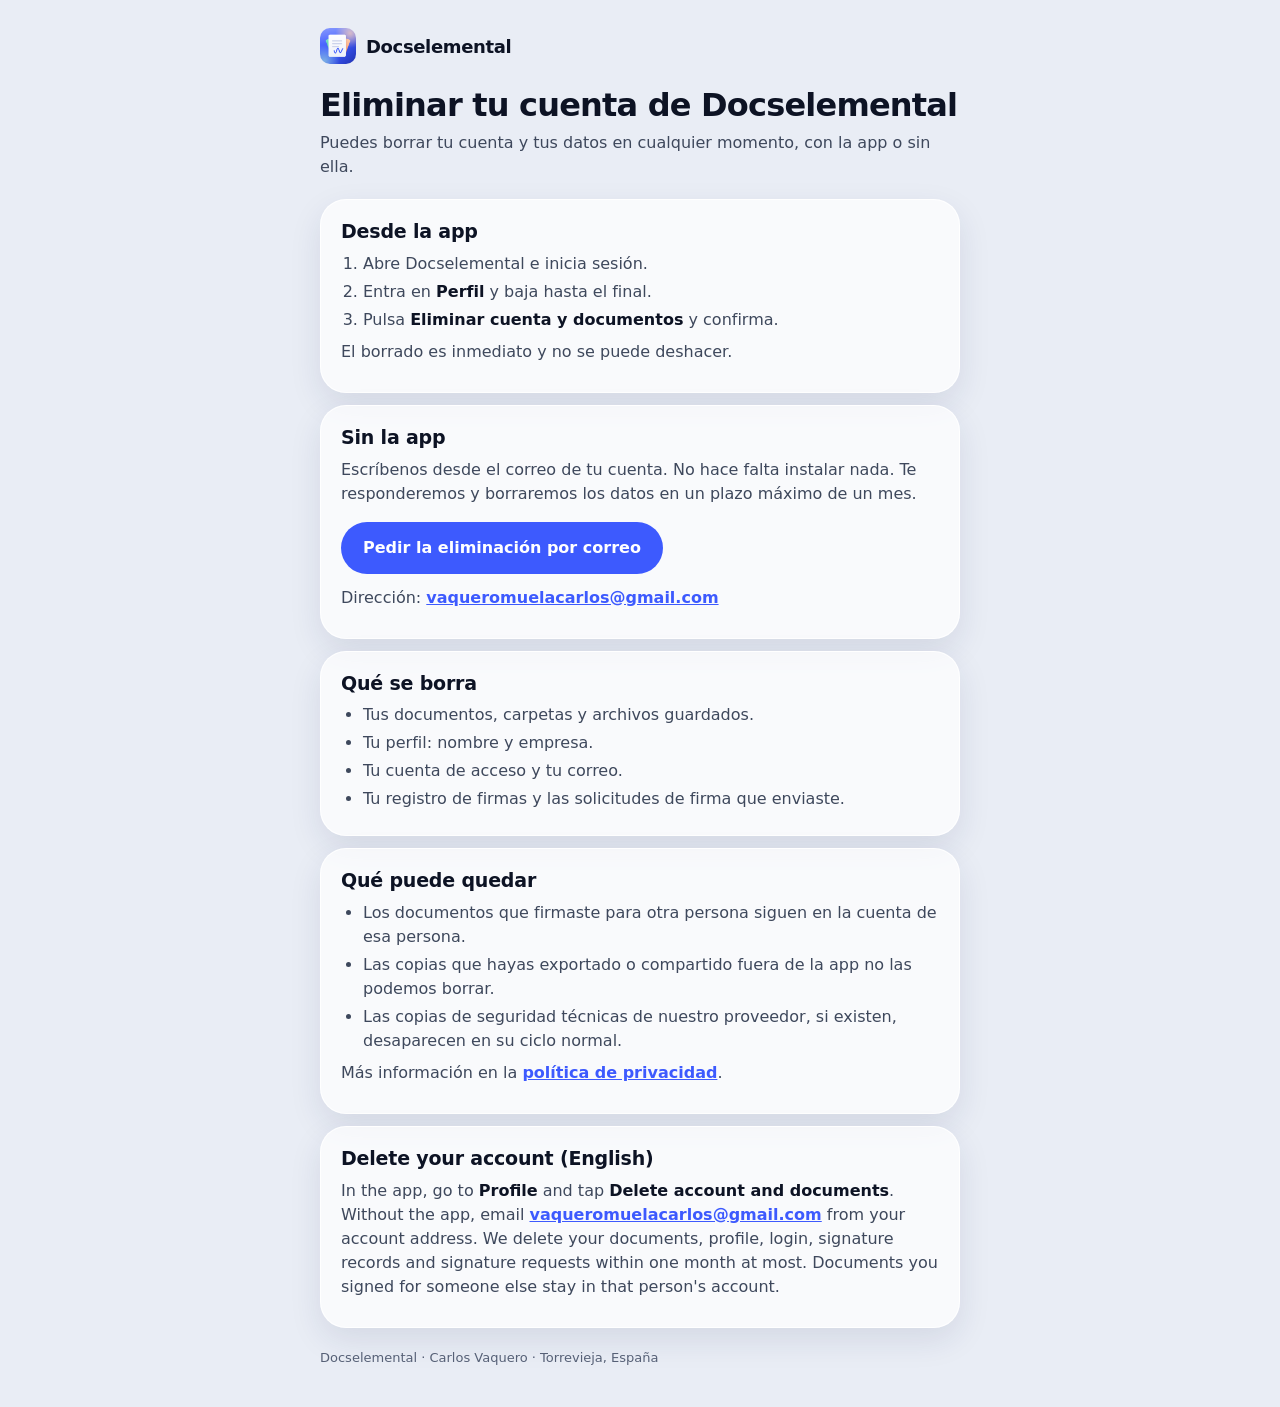
<file: eliminar-cuenta.html>
<!doctype html>
<html lang="es">
<head>
<meta charset="utf-8">
<meta name="viewport" content="width=device-width,initial-scale=1">
<title>Eliminar tu cuenta · Docselemental</title>
<meta name="description" content="Cómo eliminar tu cuenta de Docselemental y sus datos, con la app o sin ella.">
<link rel="canonical" href="https://docselemental.com/eliminar-cuenta.html">
<link rel="icon" href="/favicon.svg" type="image/svg+xml">
<link rel="stylesheet" href="https://api.fontshare.com/v2/css?f[]=satoshi@400,500,700,900&display=swap">
<style>
  :root {
    color-scheme: light;
    --bg: #E9EDF5; --ink: #0D1324; --ink2: #3E485C; --ink3: #566076;
    --card: rgba(255,255,255,.72); --stroke: rgba(255,255,255,.92); --hair: rgba(13,19,36,.12);
    --accent: #3D5AFE; --accent-ink: #3D5AFE; --sh: 0 12px 32px rgba(32,44,90,.10);
  }
  @media (prefers-color-scheme: dark) {
    :root {
      color-scheme: dark;
      --bg: #090C14; --ink: #F2F4F9; --ink2: #C3CAD8; --ink3: #9CA5B8;
      --card: rgba(28,34,52,.72); --stroke: rgba(255,255,255,.12); --hair: rgba(255,255,255,.14);
      --accent-ink: #8FA2FF; --sh: 0 12px 32px rgba(0,0,0,.45);
    }
  }
  * { box-sizing: border-box; }
  body { margin: 0; padding: 24px 16px 40px; background: var(--bg); color: var(--ink);
    font: 500 16px/1.5 Satoshi, system-ui, -apple-system, "Segoe UI", Roboto, sans-serif; }
  main { max-width: 640px; margin: 0 auto; }
  .brand { display: flex; align-items: center; gap: 10px; margin: 0 0 20px; color: inherit; font-size: 18px; font-weight: 800;
    letter-spacing: -.02em; text-decoration: none; min-height: 44px; }
  .brand img { width: 36px; height: 36px; border-radius: 10px; }
  h1 { margin: 0 0 8px; font-size: 32px; line-height: 1.1; font-weight: 800; letter-spacing: -.025em; }
  .lead { margin: 0 0 20px; color: var(--ink2); }
  section { background: var(--card); border: 1px solid var(--stroke); border-radius: 26px; padding: 20px; margin-top: 12px; box-shadow: var(--sh); }
  h2 { margin: 0 0 8px; font-size: 19px; line-height: 1.25; font-weight: 700; letter-spacing: -.01em; }
  p { margin: 0 0 8px; color: var(--ink2); }
  ol, ul { margin: 0; padding-left: 22px; color: var(--ink2); }
  li { margin-bottom: 4px; }
  b { color: var(--ink); font-weight: 700; }
  a { color: var(--accent-ink); font-weight: 700; overflow-wrap: anywhere; }
  .button { display: inline-flex; align-items: center; justify-content: center; min-height: 52px; margin-top: 8px; padding: 0 22px;
    border-radius: 26px; background: var(--accent); color: #fff; text-decoration: none; }
  a:focus-visible { outline: 2px solid var(--accent-ink); outline-offset: 2px; }
  footer { margin-top: 20px; color: var(--ink3); font-size: 13px; }
</style>
</head>
<body>
<main>
  <a class="brand" href="/"><img src="/logo.png" alt="" width="36" height="36">Docselemental</a>
  <h1>Eliminar tu cuenta de Docselemental</h1>
  <p class="lead">Puedes borrar tu cuenta y tus datos en cualquier momento, con la app o sin ella.</p>

  <section>
    <h2>Desde la app</h2>
    <ol>
      <li>Abre Docselemental e inicia sesión.</li>
      <li>Entra en <b>Perfil</b> y baja hasta el final.</li>
      <li>Pulsa <b>Eliminar cuenta y documentos</b> y confirma.</li>
    </ol>
    <p style="margin-top:8px">El borrado es inmediato y no se puede deshacer.</p>
  </section>

  <section>
    <h2>Sin la app</h2>
    <p>Escríbenos desde el correo de tu cuenta. No hace falta instalar nada. Te responderemos y borraremos los datos en un plazo máximo de un mes.</p>
    <a class="button" href="mailto:vaqueromuelacarlos@gmail.com?subject=Eliminar%20mi%20cuenta%20de%20Docselemental">Pedir la eliminación por correo</a>
    <p style="margin-top:12px">Dirección: <a href="mailto:vaqueromuelacarlos@gmail.com">vaqueromuelacarlos@gmail.com</a></p>
  </section>

  <section>
    <h2>Qué se borra</h2>
    <ul>
      <li>Tus documentos, carpetas y archivos guardados.</li>
      <li>Tu perfil: nombre y empresa.</li>
      <li>Tu cuenta de acceso y tu correo.</li>
      <li>Tu registro de firmas y las solicitudes de firma que enviaste.</li>
    </ul>
  </section>

  <section>
    <h2>Qué puede quedar</h2>
    <ul>
      <li>Los documentos que firmaste para otra persona siguen en la cuenta de esa persona.</li>
      <li>Las copias que hayas exportado o compartido fuera de la app no las podemos borrar.</li>
      <li>Las copias de seguridad técnicas de nuestro proveedor, si existen, desaparecen en su ciclo normal.</li>
    </ul>
    <p style="margin-top:8px">Más información en la <a href="/politica-privacidad.html">política de privacidad</a>.</p>
  </section>

  <section lang="en">
    <h2>Delete your account (English)</h2>
    <p>In the app, go to <b>Profile</b> and tap <b>Delete account and documents</b>. Without the app, email <a href="mailto:vaqueromuelacarlos@gmail.com?subject=Delete%20my%20Docselemental%20account">vaqueromuelacarlos@gmail.com</a> from your account address. We delete your documents, profile, login, signature records and signature requests within one month at most. Documents you signed for someone else stay in that person's account.</p>
  </section>

  <footer>Docselemental · Carlos Vaquero · Torrevieja, España</footer>
</main>
</body>
</html>
</file>
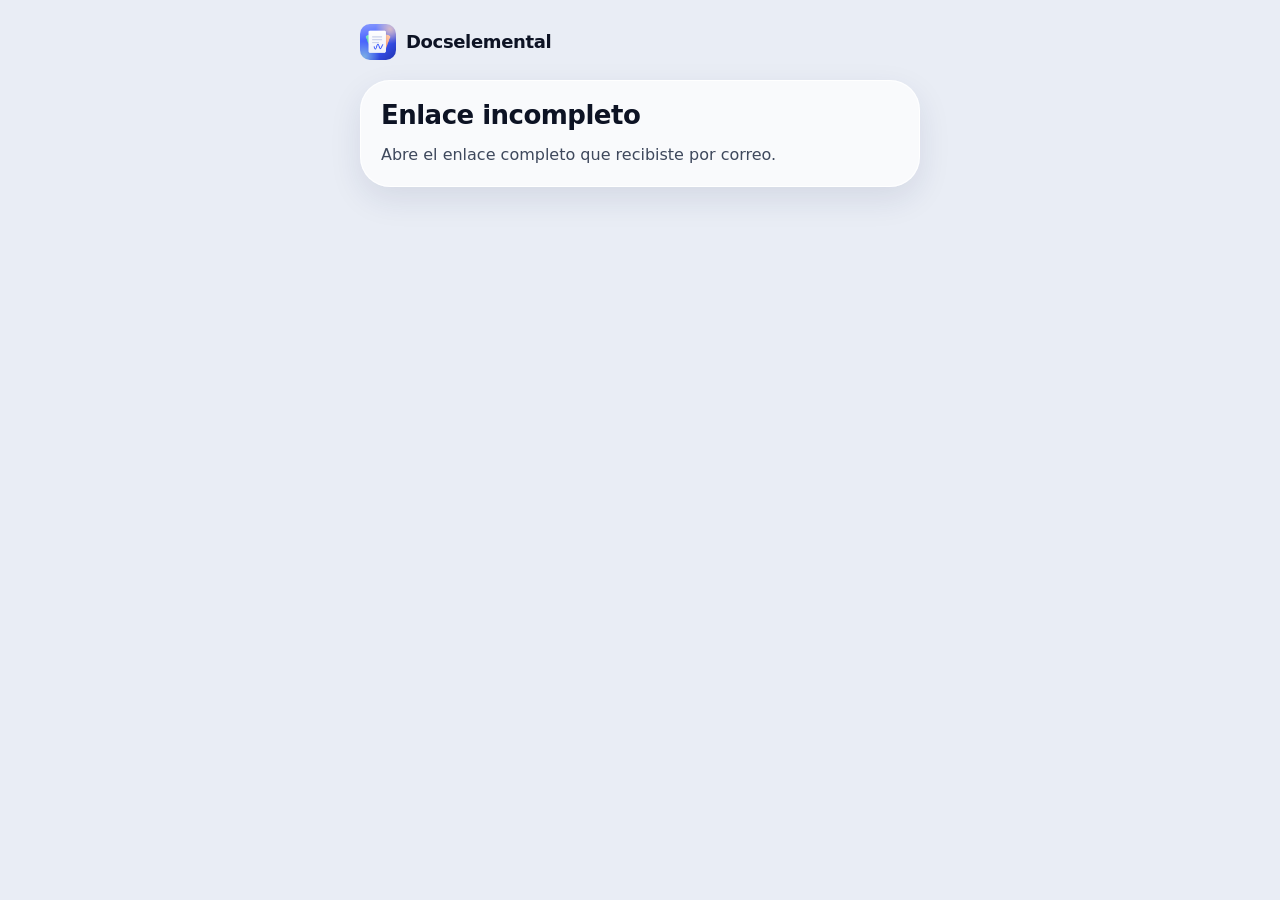
<file: firmar.html>
<!doctype html>
<html lang="es">
<head>
<meta charset="utf-8">
<meta name="viewport" content="width=device-width,initial-scale=1">
<meta name="robots" content="noindex">
<!-- El enlace lleva el token de la solicitud: que no salga hacia otras webs. -->
<meta name="referrer" content="no-referrer">
<title>Firmar documento · Docselemental</title>
<link rel="icon" href="/favicon.svg" type="image/svg+xml">
<link rel="stylesheet" href="https://api.fontshare.com/v2/css?f[]=satoshi@400,500,700,900&display=swap">
<style>
  :root {
    color-scheme: light;
    --bg: #E9EDF5; --ink: #0D1324; --ink2: #3E485C; --ink3: #566076;
    --card: rgba(255,255,255,.72); --stroke: rgba(255,255,255,.92); --hair: rgba(13,19,36,.12);
    --field: rgba(255,255,255,.8); --accent: #3D5AFE; --accent-ink: #3D5AFE;
    --danger: #C4262C; --ok: #157A47; --sh: 0 12px 32px rgba(32,44,90,.10);
  }
  @media (prefers-color-scheme: dark) {
    :root {
      color-scheme: dark;
      --bg: #090C14; --ink: #F2F4F9; --ink2: #C3CAD8; --ink3: #9CA5B8;
      --card: rgba(28,34,52,.72); --stroke: rgba(255,255,255,.12); --hair: rgba(255,255,255,.14);
      --field: rgba(255,255,255,.06); --accent-ink: #8FA2FF;
      --danger: #FF8A8E; --ok: #5BD69A; --sh: 0 12px 32px rgba(0,0,0,.45);
    }
  }
  * { box-sizing: border-box; }
  body { margin: 0; min-height: 100vh; padding: 24px 16px 40px; background: var(--bg); color: var(--ink);
    font: 500 16px/1.45 Satoshi, system-ui, -apple-system, "Segoe UI", Roboto, sans-serif; }
  main { max-width: 560px; margin: 0 auto; }
  .brand { display: flex; align-items: center; gap: 10px; margin: 0 0 20px; font-size: 18px; font-weight: 800; letter-spacing: -.02em; }
  .brand img { width: 36px; height: 36px; border-radius: 10px; }
  .card { background: var(--card); border: 1px solid var(--stroke); border-radius: 30px; padding: 20px;
    box-shadow: var(--sh); }
  h1 { margin: 0 0 12px; font-size: 26px; line-height: 1.15; font-weight: 800; letter-spacing: -.02em; }
  p { margin: 0; }
  .muted { color: var(--ink2); }
  .meta { color: var(--ink3); font-size: 14px; overflow-wrap: anywhere; }
  .meta b { color: var(--ink); font-weight: 700; }
  .meta + .meta { margin-top: 4px; }
  blockquote { margin: 12px 0 0; padding-left: 12px; border-left: 3px solid var(--hair); color: var(--ink2); overflow-wrap: anywhere; }
  a { color: var(--accent-ink); font-weight: 700; }
  .view { display: inline-flex; align-items: center; min-height: 44px; margin-top: 4px; }
  label { display: block; margin: 16px 0 6px; font-size: 13px; font-weight: 700; color: var(--ink2); overflow-wrap: anywhere; }
  input { width: 100%; height: 52px; padding: 0 14px; border-radius: 16px; border: 1px solid var(--hair);
    background: var(--field); color: var(--ink); font: inherit; }
  input:focus-visible, button:focus-visible, a:focus-visible, canvas:focus-visible { outline: 2px solid var(--accent-ink); outline-offset: 2px; }
  .pad { margin-top: 6px; padding: 6px; border-radius: 20px; border: 1px dashed var(--hair); background: #fff; }
  canvas { display: block; width: 100%; height: auto; touch-action: none; cursor: crosshair; }
  .row { display: flex; gap: 10px; margin-top: 12px; }
  .row > * { flex: 1; min-width: 0; }
  .primary { flex: 1.3 !important; }
  button { min-height: 52px; padding: 0 10px; font-size: 15px; border-radius: 26px; border: 1px solid transparent; font-family: inherit; font-weight: 700; cursor: pointer; }
  .primary { background: var(--accent); color: #fff; }
  .ghost { background: transparent; color: var(--ink); border-color: var(--hair); }
  button:disabled { opacity: .55; cursor: not-allowed; }
  #msg { min-height: 22px; margin-top: 12px; color: var(--ink2); }
  #msg.err { color: var(--danger); font-weight: 700; }
  .note { margin-top: 12px; color: var(--ink3); font-size: 12px; line-height: 1.5; }
  .ok { color: var(--ok); }
  [hidden] { display: none !important; }
</style>
</head>
<body>
<main>
  <p class="brand"><img src="/logo.png" alt="" width="36" height="36">Docselemental</p>

  <div class="card" id="state" aria-live="polite">
    <h1 id="stateTitle">Cargando…</h1>
    <p class="muted" id="stateText"></p>
  </div>

  <form class="card" id="form" hidden novalidate>
    <h1>Firmar documento</h1>
    <p class="meta">Documento: <b id="docName"></b></p>
    <p class="meta">Destinatario: <b id="email"></b></p>
    <blockquote id="message" hidden></blockquote>
    <a class="view" id="preview" target="_blank" rel="noopener noreferrer" hidden>Ver el documento (PDF)</a>

    <label for="name">Tu nombre</label>
    <input id="name" type="text" autocomplete="name" placeholder="Nombre y apellidos">

    <div id="otpBlock" hidden>
      <label for="otp">Código enviado a <span id="otpEmail"></span></label>
      <div class="row">
        <button id="sendOtp" type="button" class="ghost">Enviar código</button>
        <input id="otp" type="text" inputmode="numeric" autocomplete="one-time-code" maxlength="6" placeholder="123456">
      </div>
    </div>

    <label for="pad">Firma</label>
    <div class="pad"><canvas id="pad" width="640" height="220" role="img" aria-label="Zona para dibujar tu firma"></canvas></div>
    <div class="row">
      <button id="clear" type="button" class="ghost">Limpiar</button>
      <button id="go" type="submit" class="primary">Firmar y enviar</button>
    </div>
    <p id="msg" role="status"></p>
    <p class="note" id="note"></p>
  </form>
</main>

<script>
(function () {
  var ENDPOINT = 'https://rxgfzgqhxlpiymoibyuj.supabase.co/functions/v1/sign_external';
  var token = new URLSearchParams(location.search).get('t') || '';
  var url = ENDPOINT + '?t=' + encodeURIComponent(token);
  var $ = function (id) { return document.getElementById(id); };
  var otpRequired = false;

  function say(text, isError) {
    $('msg').textContent = text;
    $('msg').className = isError ? 'err' : '';
  }

  function show(title, text, ok) {
    $('form').hidden = true;
    $('state').hidden = false;
    $('stateTitle').textContent = title;
    $('stateTitle').className = ok ? 'ok' : '';
    $('stateText').textContent = text;
  }

  var STATES = {
    missing_token: ['Enlace incompleto', 'Abre el enlace completo que recibiste por correo.'],
    not_found: ['Enlace no válido', 'Este enlace no es válido o ha caducado.'],
    already_signed: ['Ya firmado', 'Este documento ya está firmado. Gracias.'],
    cancelled: ['Solicitud cancelada', 'Quien te la envió ha cancelado esta solicitud.'],
    expired: ['Solicitud caducada', 'El plazo para firmar ha terminado. Pide a quien te la envió una nueva.'],
    document_unavailable: ['Documento no disponible', 'Quien te lo envió ya no tiene este documento.'],
  };

  function post(body) {
    return fetch(url, {
      method: 'POST',
      headers: { 'content-type': 'application/json' },
      body: JSON.stringify(body),
    });
  }

  function setupPad() {
    var canvas = $('pad');
    var ctx = canvas.getContext('2d');
    ctx.lineWidth = 2.4;
    ctx.lineCap = 'round';
    ctx.lineJoin = 'round';
    ctx.strokeStyle = '#111';
    var drawing = false, last = null;
    canvas.hasInk = false;
    function at(e) {
      var r = canvas.getBoundingClientRect();
      return { x: (e.clientX - r.left) * canvas.width / r.width, y: (e.clientY - r.top) * canvas.height / r.height };
    }
    canvas.addEventListener('pointerdown', function (e) {
      drawing = true;
      last = at(e);
      canvas.setPointerCapture(e.pointerId);
      e.preventDefault();
    });
    canvas.addEventListener('pointermove', function (e) {
      if (!drawing) return;
      var p = at(e);
      ctx.beginPath();
      ctx.moveTo(last.x, last.y);
      ctx.lineTo(p.x, p.y);
      ctx.stroke();
      last = p;
      canvas.hasInk = true;
      e.preventDefault();
    });
    ['pointerup', 'pointercancel'].forEach(function (t) {
      canvas.addEventListener(t, function () { drawing = false; });
    });
    $('clear').onclick = function () {
      ctx.clearRect(0, 0, canvas.width, canvas.height);
      canvas.hasInk = false;
    };
  }

  $('sendOtp').onclick = function () {
    var btn = $('sendOtp');
    btn.disabled = true;
    say('Enviando código…');
    post({ action: 'send_otp' }).then(function (res) {
      return res.json().catch(function () { return {}; }).then(function (data) {
        if (res.ok) {
          say('Código enviado. Revisa tu correo, también la carpeta de spam.');
          btn.textContent = 'Reenviar código';
          setTimeout(function () { btn.disabled = false; }, 60000);
          return;
        }
        if (STATES[data.error]) return show(STATES[data.error][0], STATES[data.error][1]);
        say(data.error === 'cooldown'
          ? 'Espera ' + (data.retry_in_seconds || 30) + ' s para pedir otro código.'
          : 'No se pudo enviar el código. Inténtalo de nuevo.', true);
        setTimeout(function () { btn.disabled = false; }, 5000);
      });
    }).catch(function () {
      say('Error de red. Inténtalo de nuevo.', true);
      btn.disabled = false;
    });
  };

  $('form').onsubmit = function (e) {
    e.preventDefault();
    var name = $('name').value.trim();
    var code = $('otp').value.trim();
    if (!name) return say('Escribe tu nombre.', true);
    if (otpRequired && !/^\d{6}$/.test(code)) return say('Introduce el código de 6 dígitos que has recibido por correo.', true);
    if (!$('pad').hasInk) return say('Dibuja tu firma antes de enviar.', true);
    var btn = $('go');
    btn.disabled = true;
    say('Enviando…');
    var payload = { signer_name: name, signature_png_b64: $('pad').toDataURL('image/png') };
    if (otpRequired) payload.otp_code = code;
    post(payload).then(function (res) {
      return res.json().catch(function () { return {}; }).then(function (data) {
        if (res.ok) return show('¡Firmado!', 'Gracias. Quien te envió el documento recibirá la copia firmada.', true);
        if (STATES[data.error]) return show(STATES[data.error][0], STATES[data.error][1]);
        var errors = {
          otp_required: 'Pide primero el código.',
          otp_expired: 'El código ha caducado. Pide uno nuevo.',
          otp_wrong: 'Código incorrecto.',
          otp_too_many_attempts: 'Demasiados intentos. Pide un código nuevo.',
          pdf_protected: 'Este PDF está protegido con contraseña y no se puede firmar a distancia. Pide a quien te lo envió una copia sin contraseña.',
        };
        say(errors[data.error] || 'No se pudo firmar. Vuelve a intentarlo dentro de un momento.' + (data.error ? ' (' + data.error + ')' : ''), true);
        btn.disabled = false;
      });
    }).catch(function () {
      say('Error de red. Inténtalo de nuevo.', true);
      btn.disabled = false;
    });
  };

  if (!token) return show(STATES.missing_token[0], STATES.missing_token[1]);

  fetch(url).then(function (res) {
    return res.json().then(function (data) {
      if (!res.ok || data.error) {
        var s = STATES[data.error] || ['No se pudo abrir', 'Inténtalo de nuevo dentro de un momento.'];
        return show(s[0], s[1]);
      }
      otpRequired = !!data.otp_required;
      $('docName').textContent = data.doc_name;
      $('email').textContent = data.signer_email;
      $('otpEmail').textContent = data.signer_email;
      $('name').value = data.signer_name || '';
      if (data.message) {
        $('message').textContent = data.message;
        $('message').hidden = false;
      }
      if (/^https:\/\//.test(data.preview_url || '')) {
        $('preview').href = data.preview_url;
        $('preview').hidden = false;
      }
      $('otpBlock').hidden = !otpRequired;
      $('note').textContent = 'Firma propia aplicada en el servidor. Deja constancia de la fecha, la huella del documento y '
        + (otpRequired ? 'la verificación por correo' : 'la identidad declarada')
        + ', pero no es una firma electrónica cualificada del Reglamento eIDAS.';
      setupPad();
      $('state').hidden = true;
      $('form').hidden = false;
    });
  }).catch(function () {
    show('No se pudo abrir', 'Comprueba tu conexión e inténtalo de nuevo.');
  });
})();
</script>
</body>
</html>
</file>
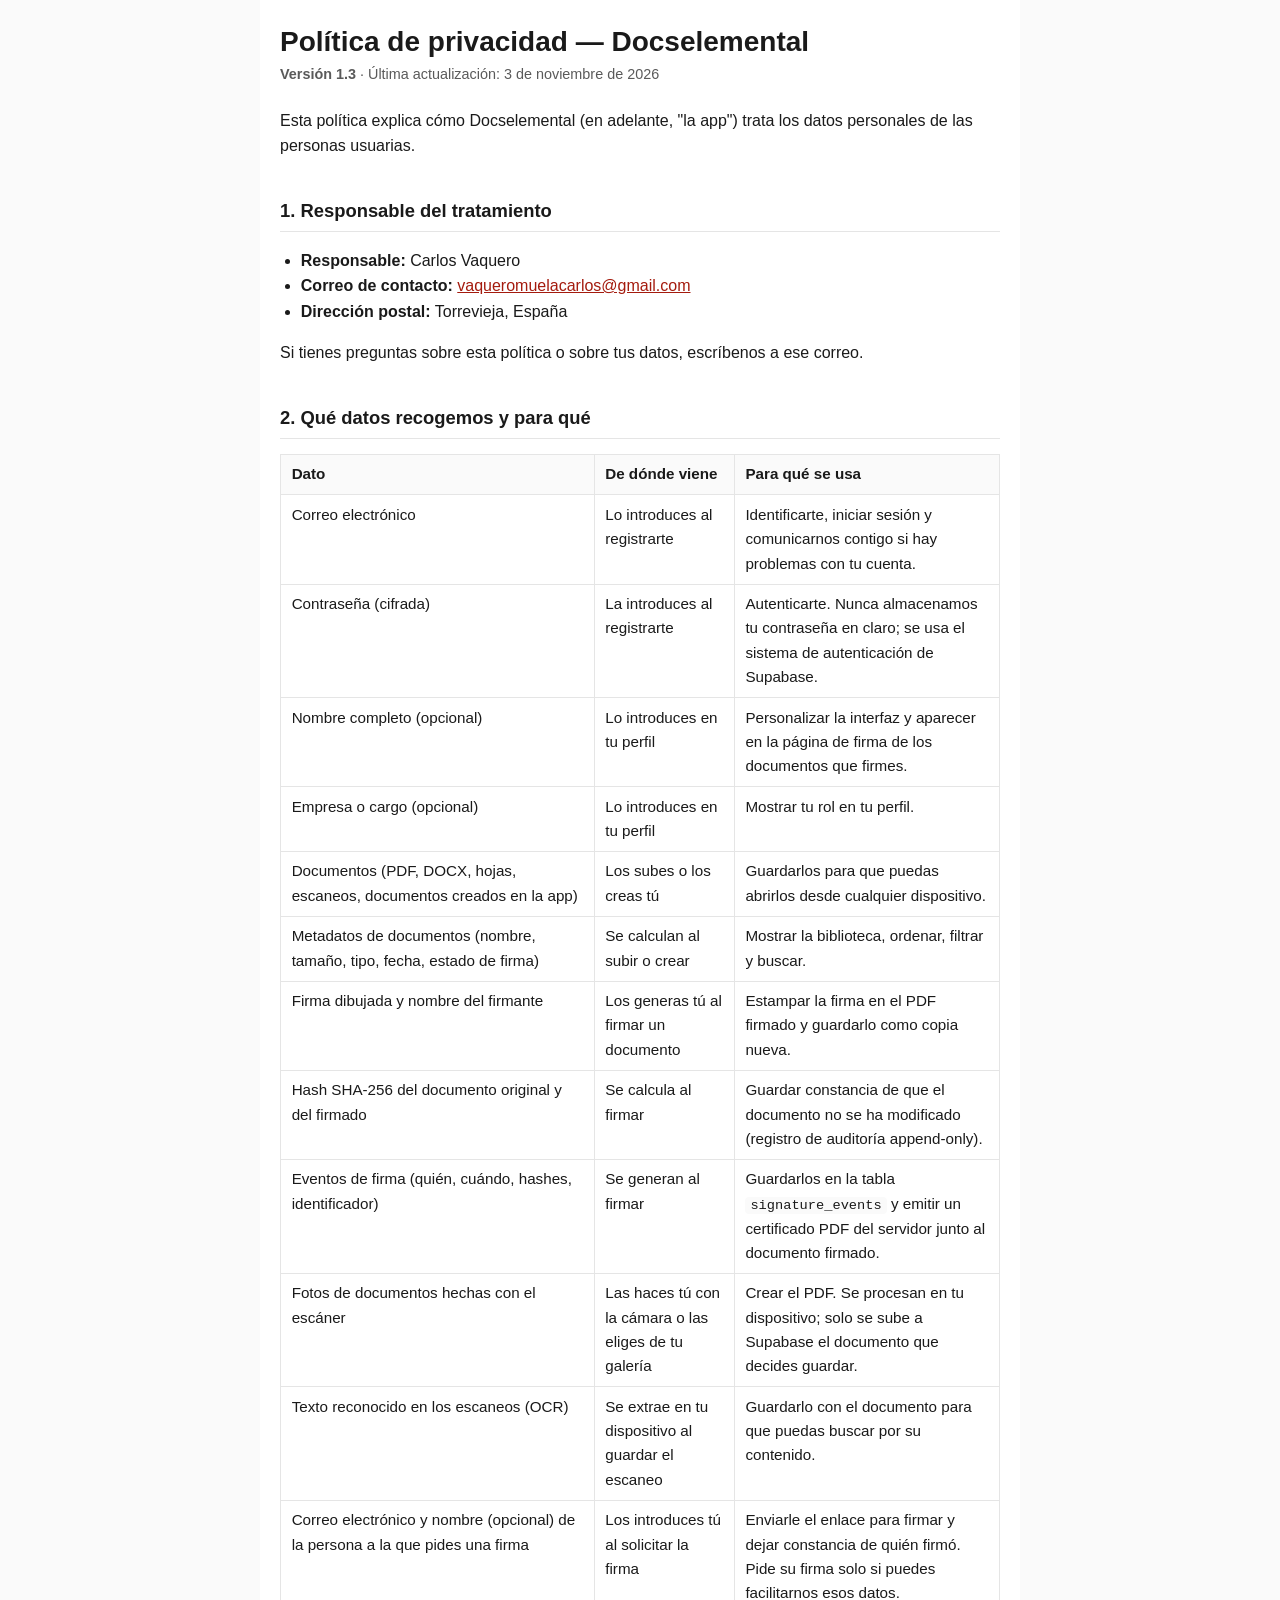
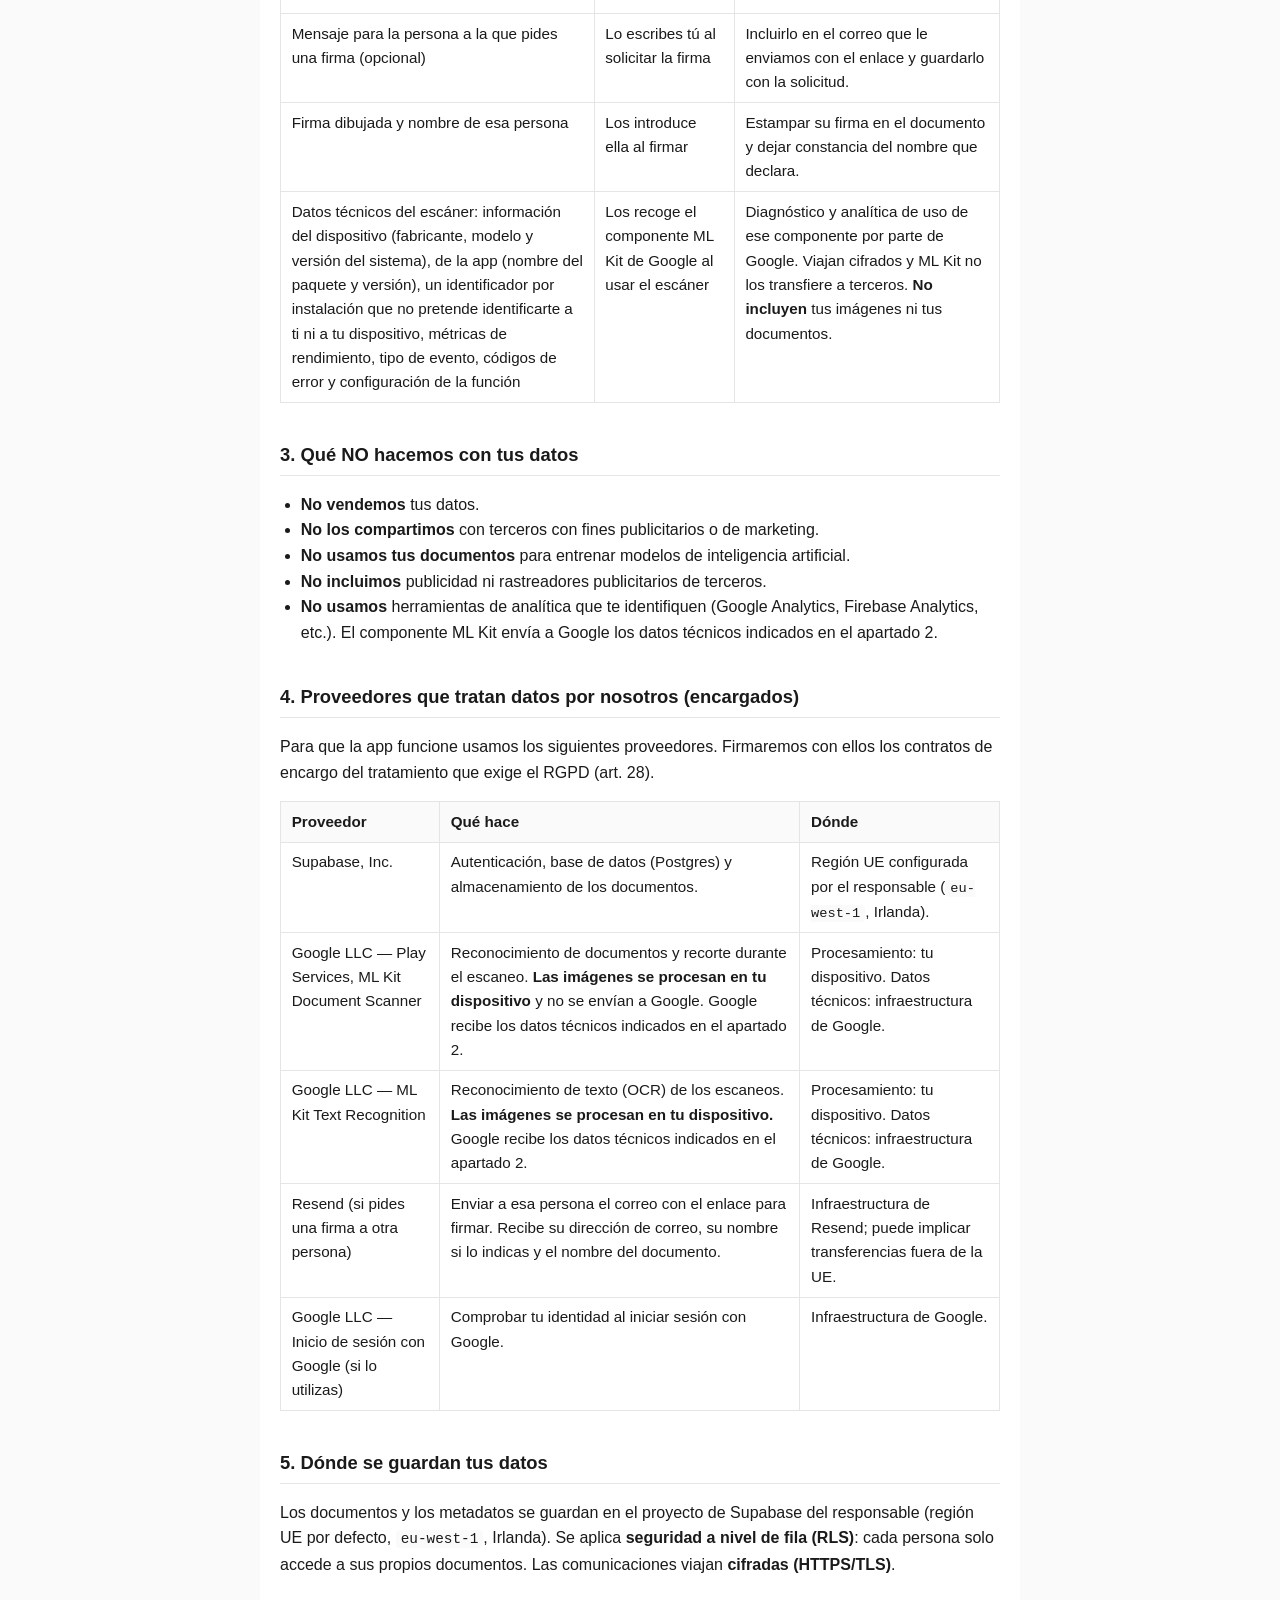
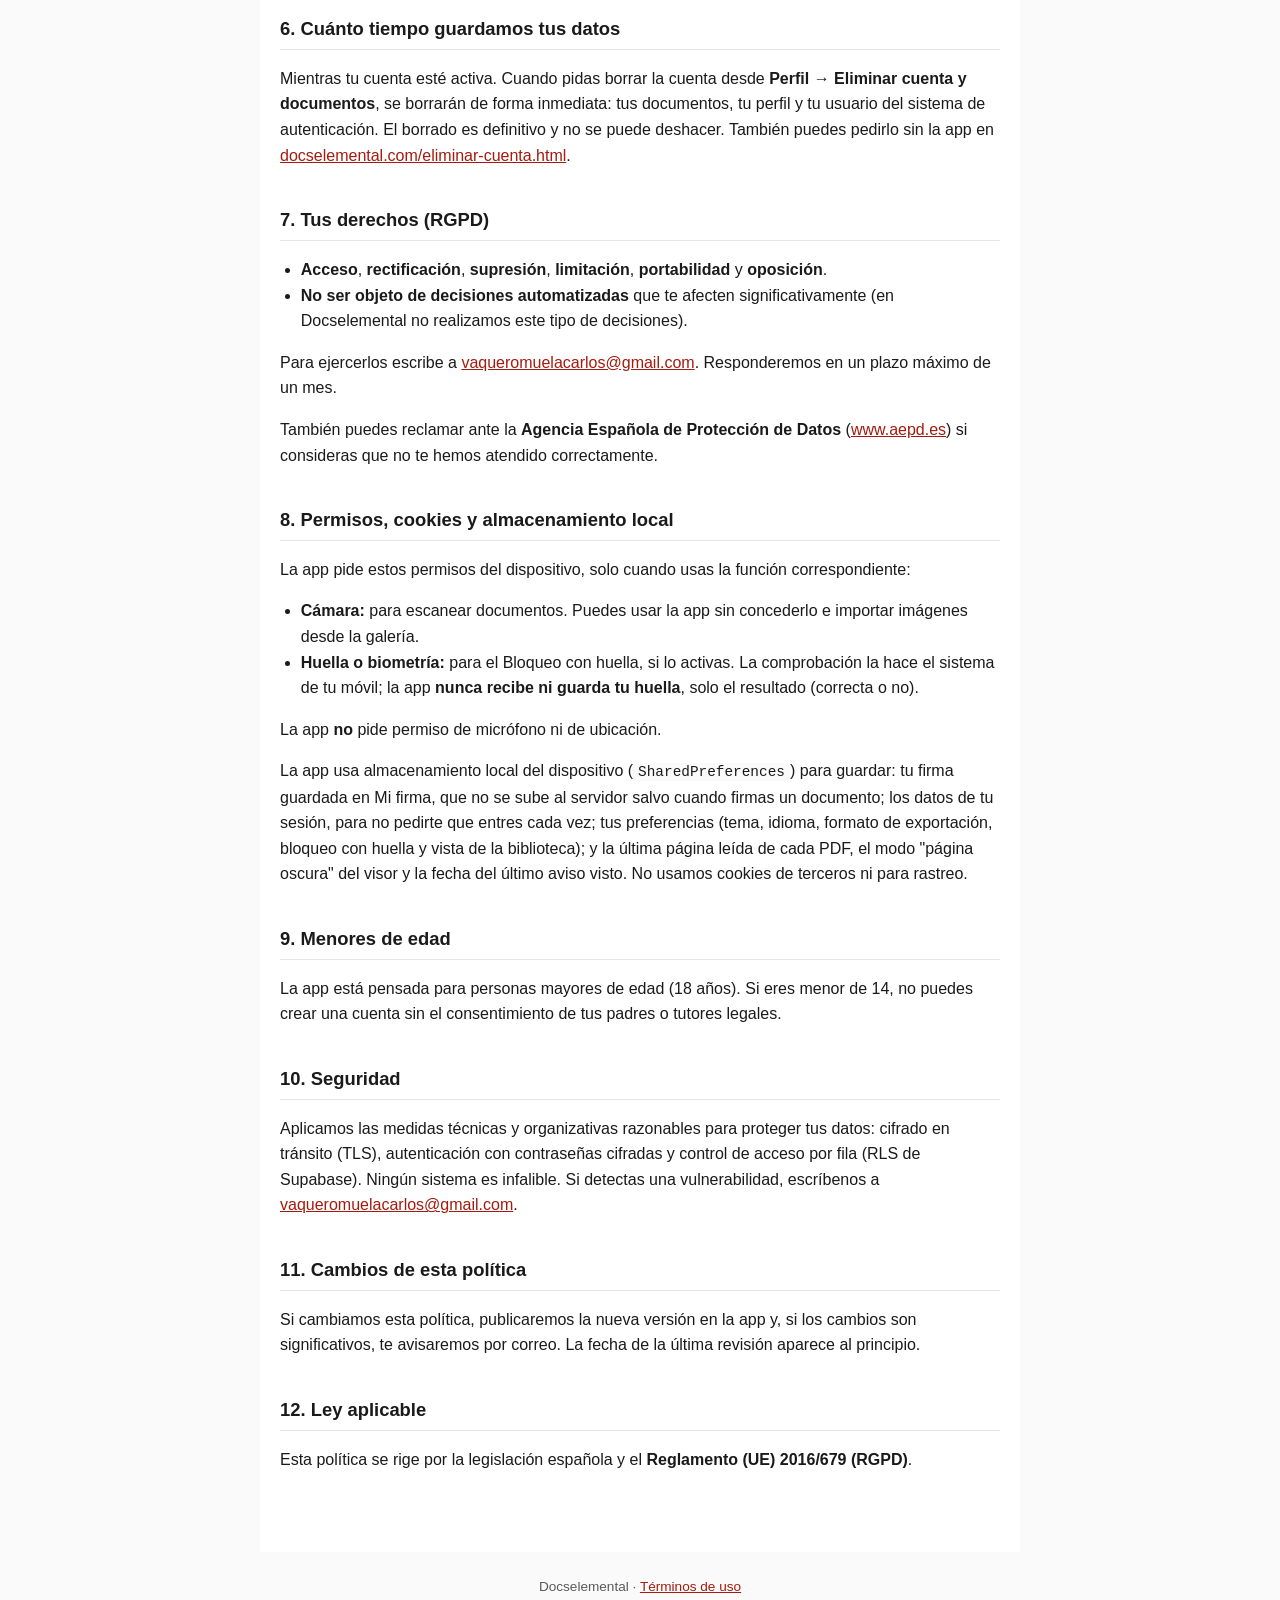
<file: politica-privacidad.html>
<!doctype html>
<html lang="es">
<head>
<meta charset="utf-8">
<meta name="viewport" content="width=device-width,initial-scale=1">
<meta name="robots" content="index,follow">
<title>Política de privacidad — Docselemental</title>
<style>
  :root { --fg:#1a1a1a; --muted:#5a5a5a; --accent:#A41B0E; --bg:#fafafa; --card:#fff; --border:#e5e5e5; }
  @media (prefers-color-scheme: dark){
    :root { --fg:#f0f0f0; --muted:#b0b0b0; --accent:#ff6b5a; --bg:#161616; --card:#1f1f1f; --border:#2b2b2b; }
  }
  html,body{margin:0;background:var(--bg);color:var(--fg);font:16px/1.6 -apple-system,BlinkMacSystemFont,"Segoe UI",Roboto,"Helvetica Neue",Arial,sans-serif}
  main{max-width:720px;margin:0 auto;padding:24px 20px 64px;background:var(--card)}
  h1{font-size:1.75rem;margin:0 0 4px;line-height:1.25}
  h2{font-size:1.15rem;margin:2em 0 .5em;border-bottom:1px solid var(--border);padding-bottom:.3em}
  .meta{color:var(--muted);font-size:.9rem;margin-bottom:1.5em}
  table{border-collapse:collapse;width:100%;margin:1em 0;font-size:.95rem}
  th,td{border:1px solid var(--border);padding:.5em .7em;text-align:left;vertical-align:top}
  th{background:var(--bg);font-weight:600}
  a{color:var(--accent)}
  code{background:var(--bg);padding:1px 5px;border-radius:4px;font-size:.9em}
  .note{background:var(--bg);border-left:3px solid var(--accent);padding:.8em 1em;margin:1em 0;color:var(--muted);font-size:.9rem}
  ul{padding-left:1.3em}
  footer{color:var(--muted);font-size:.85rem;text-align:center;padding:24px}
</style>
</head>
<body>
<main>

<h1>Política de privacidad — Docselemental</h1>
<div class="meta"><strong>Versión 1.3</strong> · Última actualización: 3 de noviembre de 2026</div>

<p>Esta política explica cómo Docselemental (en adelante, "la app") trata los datos personales de las personas usuarias.</p>

<h2>1. Responsable del tratamiento</h2>
<ul>
<li><strong>Responsable:</strong> Carlos Vaquero</li>
<li><strong>Correo de contacto:</strong> <a href="mailto:vaqueromuelacarlos@gmail.com">vaqueromuelacarlos@gmail.com</a></li>
<li><strong>Dirección postal:</strong> Torrevieja, España</li>
</ul>
<p>Si tienes preguntas sobre esta política o sobre tus datos, escríbenos a ese correo.</p>

<h2>2. Qué datos recogemos y para qué</h2>
<table>
<tr><th>Dato</th><th>De dónde viene</th><th>Para qué se usa</th></tr>
<tr><td>Correo electrónico</td><td>Lo introduces al registrarte</td><td>Identificarte, iniciar sesión y comunicarnos contigo si hay problemas con tu cuenta.</td></tr>
<tr><td>Contraseña (cifrada)</td><td>La introduces al registrarte</td><td>Autenticarte. Nunca almacenamos tu contraseña en claro; se usa el sistema de autenticación de Supabase.</td></tr>
<tr><td>Nombre completo (opcional)</td><td>Lo introduces en tu perfil</td><td>Personalizar la interfaz y aparecer en la página de firma de los documentos que firmes.</td></tr>
<tr><td>Empresa o cargo (opcional)</td><td>Lo introduces en tu perfil</td><td>Mostrar tu rol en tu perfil.</td></tr>
<tr><td>Documentos (PDF, DOCX, hojas, escaneos, documentos creados en la app)</td><td>Los subes o los creas tú</td><td>Guardarlos para que puedas abrirlos desde cualquier dispositivo.</td></tr>
<tr><td>Metadatos de documentos (nombre, tamaño, tipo, fecha, estado de firma)</td><td>Se calculan al subir o crear</td><td>Mostrar la biblioteca, ordenar, filtrar y buscar.</td></tr>
<tr><td>Firma dibujada y nombre del firmante</td><td>Los generas tú al firmar un documento</td><td>Estampar la firma en el PDF firmado y guardarlo como copia nueva.</td></tr>
<tr><td>Hash SHA-256 del documento original y del firmado</td><td>Se calcula al firmar</td><td>Guardar constancia de que el documento no se ha modificado (registro de auditoría append-only).</td></tr>
<tr><td>Eventos de firma (quién, cuándo, hashes, identificador)</td><td>Se generan al firmar</td><td>Guardarlos en la tabla <code>signature_events</code> y emitir un certificado PDF del servidor junto al documento firmado.</td></tr>
<tr><td>Fotos de documentos hechas con el escáner</td><td>Las haces tú con la cámara o las eliges de tu galería</td><td>Crear el PDF. Se procesan en tu dispositivo; solo se sube a Supabase el documento que decides guardar.</td></tr>
<tr><td>Texto reconocido en los escaneos (OCR)</td><td>Se extrae en tu dispositivo al guardar el escaneo</td><td>Guardarlo con el documento para que puedas buscar por su contenido.</td></tr>
<tr><td>Correo electrónico y nombre (opcional) de la persona a la que pides una firma</td><td>Los introduces tú al solicitar la firma</td><td>Enviarle el enlace para firmar y dejar constancia de quién firmó. Pide su firma solo si puedes facilitarnos esos datos.</td></tr>
<tr><td>Mensaje para la persona a la que pides una firma (opcional)</td><td>Lo escribes tú al solicitar la firma</td><td>Incluirlo en el correo que le enviamos con el enlace y guardarlo con la solicitud.</td></tr>
<tr><td>Firma dibujada y nombre de esa persona</td><td>Los introduce ella al firmar</td><td>Estampar su firma en el documento y dejar constancia del nombre que declara.</td></tr>
<tr><td>Datos técnicos del escáner: información del dispositivo (fabricante, modelo y versión del sistema), de la app (nombre del paquete y versión), un identificador por instalación que no pretende identificarte a ti ni a tu dispositivo, métricas de rendimiento, tipo de evento, códigos de error y configuración de la función</td><td>Los recoge el componente ML Kit de Google al usar el escáner</td><td>Diagnóstico y analítica de uso de ese componente por parte de Google. Viajan cifrados y ML Kit no los transfiere a terceros. <strong>No incluyen</strong> tus imágenes ni tus documentos.</td></tr>
</table>

<h2>3. Qué NO hacemos con tus datos</h2>
<ul>
<li><strong>No vendemos</strong> tus datos.</li>
<li><strong>No los compartimos</strong> con terceros con fines publicitarios o de marketing.</li>
<li><strong>No usamos tus documentos</strong> para entrenar modelos de inteligencia artificial.</li>
<li><strong>No incluimos</strong> publicidad ni rastreadores publicitarios de terceros.</li>
<li><strong>No usamos</strong> herramientas de analítica que te identifiquen (Google Analytics, Firebase Analytics, etc.). El componente ML Kit envía a Google los datos técnicos indicados en el apartado 2.</li>
</ul>

<h2>4. Proveedores que tratan datos por nosotros (encargados)</h2>
<p>Para que la app funcione usamos los siguientes proveedores. Firmaremos con ellos los contratos de encargo del tratamiento que exige el RGPD (art. 28).</p>
<table>
<tr><th>Proveedor</th><th>Qué hace</th><th>Dónde</th></tr>
<tr><td>Supabase, Inc.</td><td>Autenticación, base de datos (Postgres) y almacenamiento de los documentos.</td><td>Región UE configurada por el responsable (<code>eu-west-1</code>, Irlanda).</td></tr>
<tr><td>Google LLC — Play Services, ML Kit Document Scanner</td><td>Reconocimiento de documentos y recorte durante el escaneo. <strong>Las imágenes se procesan en tu dispositivo</strong> y no se envían a Google. Google recibe los datos técnicos indicados en el apartado 2.</td><td>Procesamiento: tu dispositivo. Datos técnicos: infraestructura de Google.</td></tr>
<tr><td>Google LLC — ML Kit Text Recognition</td><td>Reconocimiento de texto (OCR) de los escaneos. <strong>Las imágenes se procesan en tu dispositivo.</strong> Google recibe los datos técnicos indicados en el apartado 2.</td><td>Procesamiento: tu dispositivo. Datos técnicos: infraestructura de Google.</td></tr>
<tr><td>Resend (si pides una firma a otra persona)</td><td>Enviar a esa persona el correo con el enlace para firmar. Recibe su dirección de correo, su nombre si lo indicas y el nombre del documento.</td><td>Infraestructura de Resend; puede implicar transferencias fuera de la UE.</td></tr>
<tr><td>Google LLC — Inicio de sesión con Google (si lo utilizas)</td><td>Comprobar tu identidad al iniciar sesión con Google.</td><td>Infraestructura de Google.</td></tr>
</table>

<h2>5. Dónde se guardan tus datos</h2>
<p>Los documentos y los metadatos se guardan en el proyecto de Supabase del responsable (región UE por defecto, <code>eu-west-1</code>, Irlanda). Se aplica <strong>seguridad a nivel de fila (RLS)</strong>: cada persona solo accede a sus propios documentos. Las comunicaciones viajan <strong>cifradas (HTTPS/TLS)</strong>.</p>

<h2>6. Cuánto tiempo guardamos tus datos</h2>
<p>Mientras tu cuenta esté activa. Cuando pidas borrar la cuenta desde <strong>Perfil → Eliminar cuenta y documentos</strong>, se borrarán de forma inmediata: tus documentos, tu perfil y tu usuario del sistema de autenticación. El borrado es definitivo y no se puede deshacer. También puedes pedirlo sin la app en <a href="https://docselemental.com/eliminar-cuenta.html">docselemental.com/eliminar-cuenta.html</a>.</p>

<h2>7. Tus derechos (RGPD)</h2>
<ul>
<li><strong>Acceso</strong>, <strong>rectificación</strong>, <strong>supresión</strong>, <strong>limitación</strong>, <strong>portabilidad</strong> y <strong>oposición</strong>.</li>
<li><strong>No ser objeto de decisiones automatizadas</strong> que te afecten significativamente (en Docselemental no realizamos este tipo de decisiones).</li>
</ul>
<p>Para ejercerlos escribe a <a href="mailto:vaqueromuelacarlos@gmail.com">vaqueromuelacarlos@gmail.com</a>. Responderemos en un plazo máximo de un mes.</p>
<p>También puedes reclamar ante la <strong>Agencia Española de Protección de Datos</strong> (<a href="https://www.aepd.es" target="_blank" rel="noopener">www.aepd.es</a>) si consideras que no te hemos atendido correctamente.</p>

<h2>8. Permisos, cookies y almacenamiento local</h2>
<p>La app pide estos permisos del dispositivo, solo cuando usas la función correspondiente:</p>
<ul>
<li><strong>Cámara:</strong> para escanear documentos. Puedes usar la app sin concederlo e importar imágenes desde la galería.</li>
<li><strong>Huella o biometría:</strong> para el Bloqueo con huella, si lo activas. La comprobación la hace el sistema de tu móvil; la app <strong>nunca recibe ni guarda tu huella</strong>, solo el resultado (correcta o no).</li>
</ul>
<p>La app <strong>no</strong> pide permiso de micrófono ni de ubicación.</p>
<p>La app usa almacenamiento local del dispositivo (<code>SharedPreferences</code>) para guardar: tu firma guardada en Mi firma, que no se sube al servidor salvo cuando firmas un documento; los datos de tu sesión, para no pedirte que entres cada vez; tus preferencias (tema, idioma, formato de exportación, bloqueo con huella y vista de la biblioteca); y la última página leída de cada PDF, el modo "página oscura" del visor y la fecha del último aviso visto. No usamos cookies de terceros ni para rastreo.</p>

<h2>9. Menores de edad</h2>
<p>La app está pensada para personas mayores de edad (18 años). Si eres menor de 14, no puedes crear una cuenta sin el consentimiento de tus padres o tutores legales.</p>

<h2>10. Seguridad</h2>
<p>Aplicamos las medidas técnicas y organizativas razonables para proteger tus datos: cifrado en tránsito (TLS), autenticación con contraseñas cifradas y control de acceso por fila (RLS de Supabase). Ningún sistema es infalible. Si detectas una vulnerabilidad, escríbenos a <a href="mailto:vaqueromuelacarlos@gmail.com">vaqueromuelacarlos@gmail.com</a>.</p>

<h2>11. Cambios de esta política</h2>
<p>Si cambiamos esta política, publicaremos la nueva versión en la app y, si los cambios son significativos, te avisaremos por correo. La fecha de la última revisión aparece al principio.</p>

<h2>12. Ley aplicable</h2>
<p>Esta política se rige por la legislación española y el <strong>Reglamento (UE) 2016/679 (RGPD)</strong>.</p>

</main>
<footer>Docselemental · <a href="terminos-uso.html">Términos de uso</a></footer>
</body>
</html>
</file>
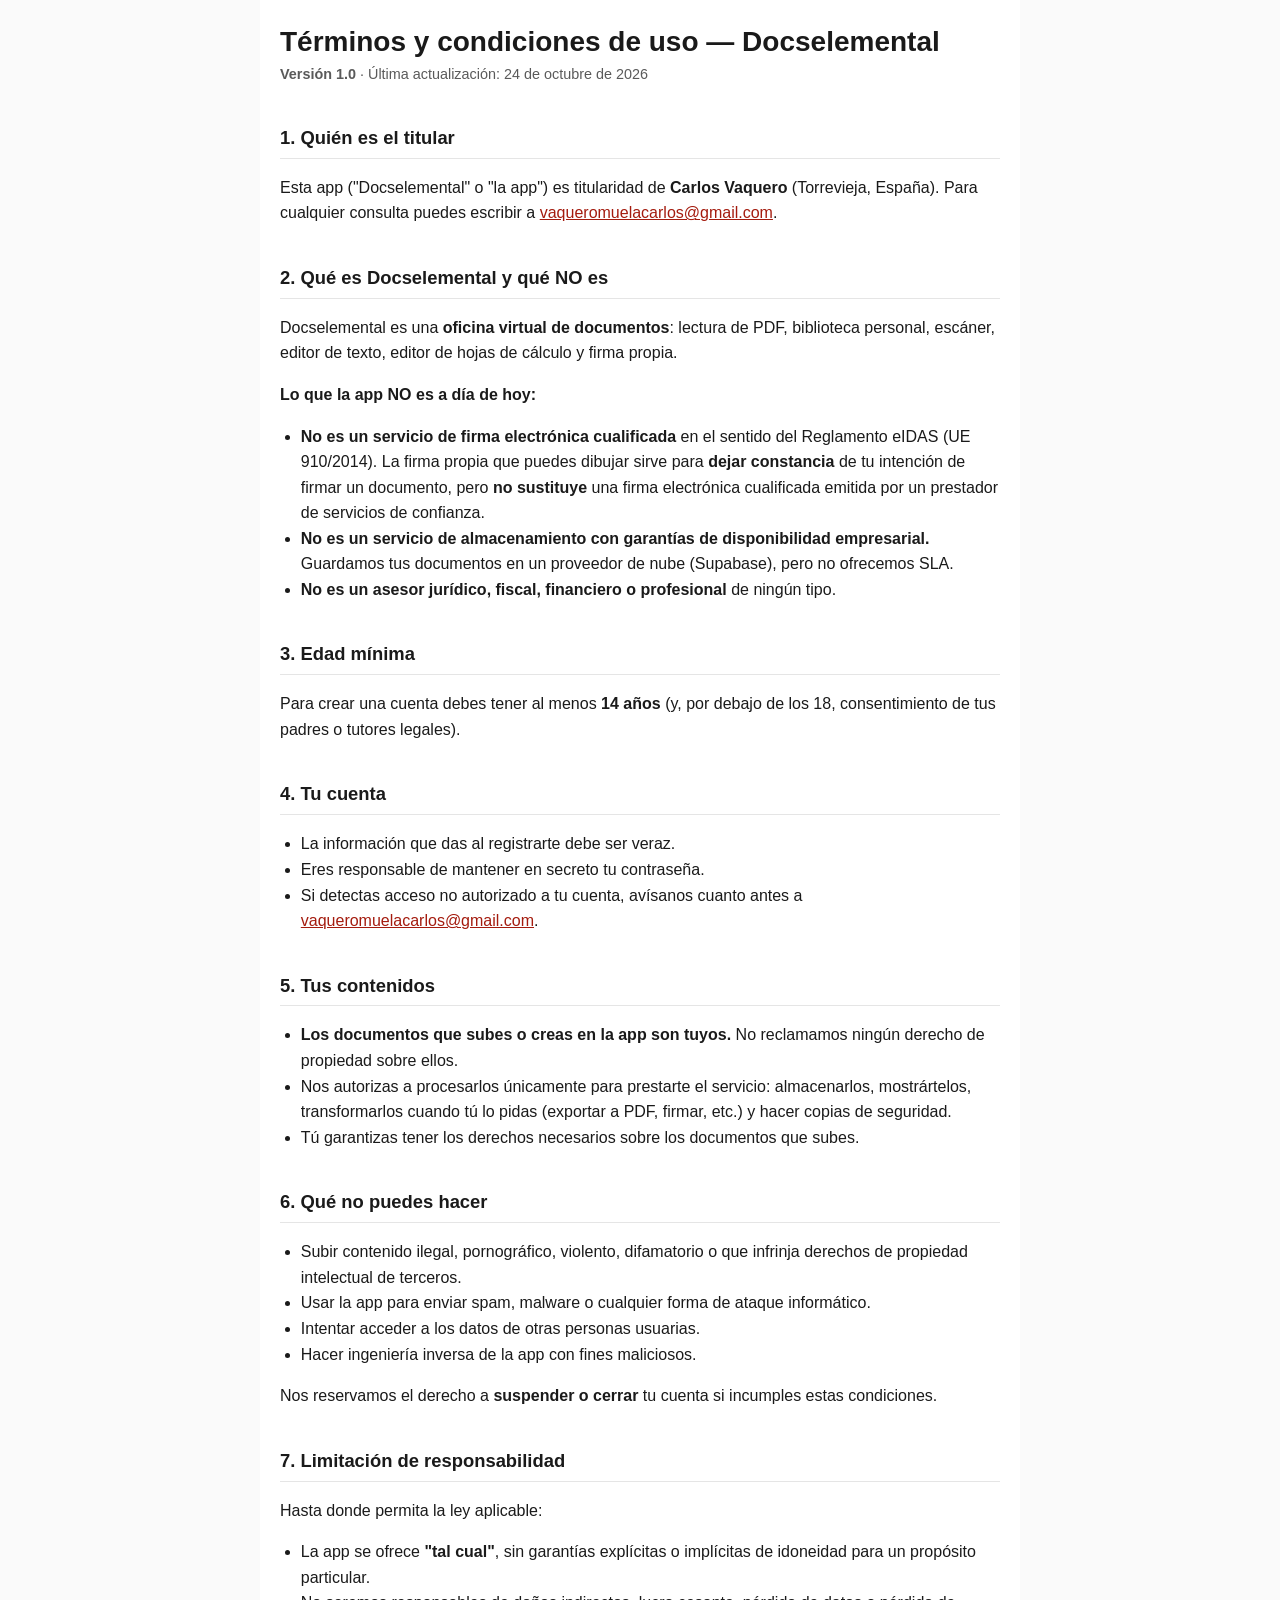
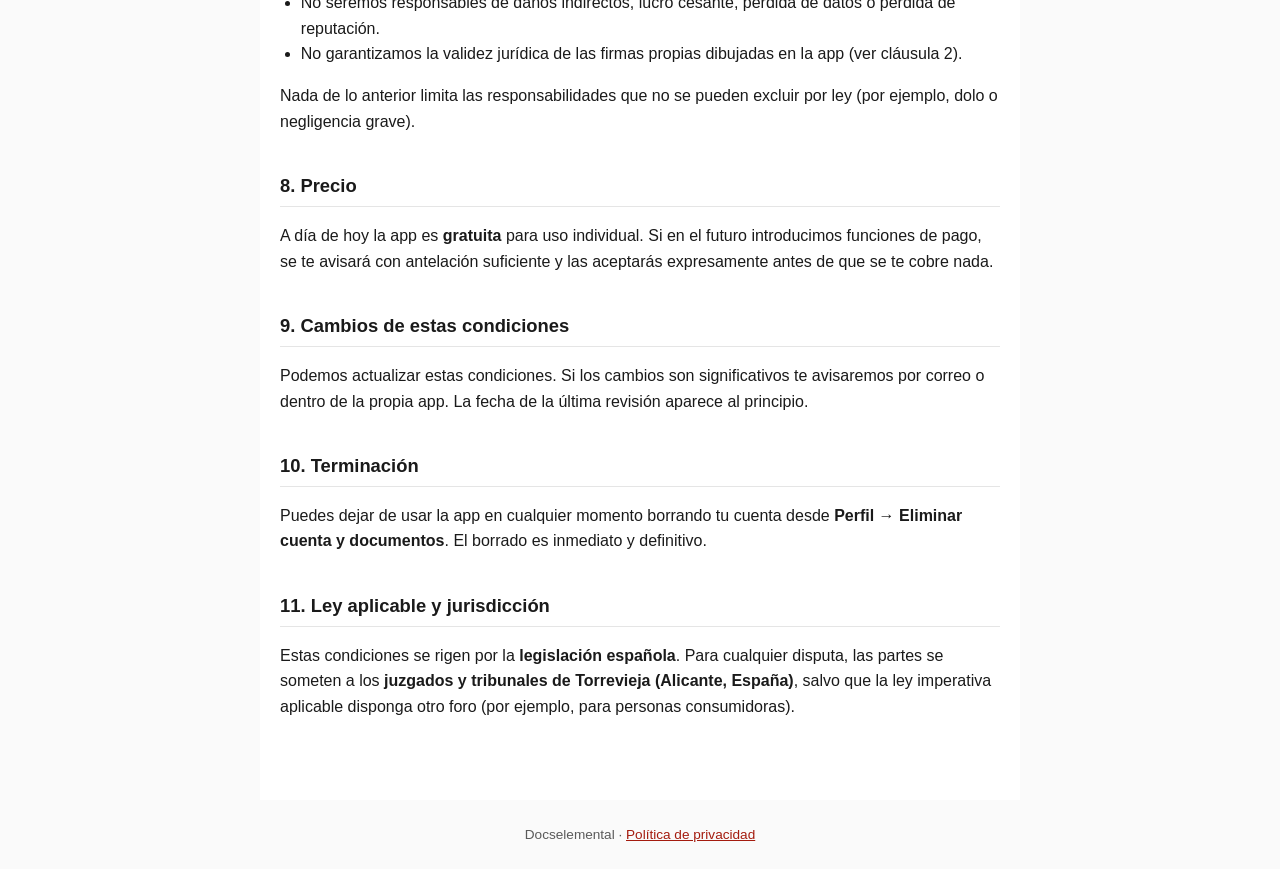
<file: terminos-uso.html>
<!doctype html>
<html lang="es">
<head>
<meta charset="utf-8">
<meta name="viewport" content="width=device-width,initial-scale=1">
<meta name="robots" content="index,follow">
<title>Términos y condiciones — Docselemental</title>
<style>
  :root { --fg:#1a1a1a; --muted:#5a5a5a; --accent:#A41B0E; --bg:#fafafa; --card:#fff; --border:#e5e5e5; }
  @media (prefers-color-scheme: dark){
    :root { --fg:#f0f0f0; --muted:#b0b0b0; --accent:#ff6b5a; --bg:#161616; --card:#1f1f1f; --border:#2b2b2b; }
  }
  html,body{margin:0;background:var(--bg);color:var(--fg);font:16px/1.6 -apple-system,BlinkMacSystemFont,"Segoe UI",Roboto,"Helvetica Neue",Arial,sans-serif}
  main{max-width:720px;margin:0 auto;padding:24px 20px 64px;background:var(--card)}
  h1{font-size:1.75rem;margin:0 0 4px;line-height:1.25}
  h2{font-size:1.15rem;margin:2em 0 .5em;border-bottom:1px solid var(--border);padding-bottom:.3em}
  .meta{color:var(--muted);font-size:.9rem;margin-bottom:1.5em}
  a{color:var(--accent)}
  ul{padding-left:1.3em}
  footer{color:var(--muted);font-size:.85rem;text-align:center;padding:24px}
</style>
</head>
<body>
<main>

<h1>Términos y condiciones de uso — Docselemental</h1>
<div class="meta"><strong>Versión 1.0</strong> · Última actualización: 24 de octubre de 2026</div>

<h2>1. Quién es el titular</h2>
<p>Esta app ("Docselemental" o "la app") es titularidad de <strong>Carlos Vaquero</strong> (Torrevieja, España). Para cualquier consulta puedes escribir a <a href="mailto:vaqueromuelacarlos@gmail.com">vaqueromuelacarlos@gmail.com</a>.</p>

<h2>2. Qué es Docselemental y qué NO es</h2>
<p>Docselemental es una <strong>oficina virtual de documentos</strong>: lectura de PDF, biblioteca personal, escáner, editor de texto, editor de hojas de cálculo y firma propia.</p>
<p><strong>Lo que la app NO es a día de hoy:</strong></p>
<ul>
<li><strong>No es un servicio de firma electrónica cualificada</strong> en el sentido del Reglamento eIDAS (UE 910/2014). La firma propia que puedes dibujar sirve para <strong>dejar constancia</strong> de tu intención de firmar un documento, pero <strong>no sustituye</strong> una firma electrónica cualificada emitida por un prestador de servicios de confianza.</li>
<li><strong>No es un servicio de almacenamiento con garantías de disponibilidad empresarial.</strong> Guardamos tus documentos en un proveedor de nube (Supabase), pero no ofrecemos SLA.</li>
<li><strong>No es un asesor jurídico, fiscal, financiero o profesional</strong> de ningún tipo.</li>
</ul>

<h2>3. Edad mínima</h2>
<p>Para crear una cuenta debes tener al menos <strong>14 años</strong> (y, por debajo de los 18, consentimiento de tus padres o tutores legales).</p>

<h2>4. Tu cuenta</h2>
<ul>
<li>La información que das al registrarte debe ser veraz.</li>
<li>Eres responsable de mantener en secreto tu contraseña.</li>
<li>Si detectas acceso no autorizado a tu cuenta, avísanos cuanto antes a <a href="mailto:vaqueromuelacarlos@gmail.com">vaqueromuelacarlos@gmail.com</a>.</li>
</ul>

<h2>5. Tus contenidos</h2>
<ul>
<li><strong>Los documentos que subes o creas en la app son tuyos.</strong> No reclamamos ningún derecho de propiedad sobre ellos.</li>
<li>Nos autorizas a procesarlos únicamente para prestarte el servicio: almacenarlos, mostrártelos, transformarlos cuando tú lo pidas (exportar a PDF, firmar, etc.) y hacer copias de seguridad.</li>
<li>Tú garantizas tener los derechos necesarios sobre los documentos que subes.</li>
</ul>

<h2>6. Qué no puedes hacer</h2>
<ul>
<li>Subir contenido ilegal, pornográfico, violento, difamatorio o que infrinja derechos de propiedad intelectual de terceros.</li>
<li>Usar la app para enviar spam, malware o cualquier forma de ataque informático.</li>
<li>Intentar acceder a los datos de otras personas usuarias.</li>
<li>Hacer ingeniería inversa de la app con fines maliciosos.</li>
</ul>
<p>Nos reservamos el derecho a <strong>suspender o cerrar</strong> tu cuenta si incumples estas condiciones.</p>

<h2>7. Limitación de responsabilidad</h2>
<p>Hasta donde permita la ley aplicable:</p>
<ul>
<li>La app se ofrece <strong>"tal cual"</strong>, sin garantías explícitas o implícitas de idoneidad para un propósito particular.</li>
<li>No seremos responsables de daños indirectos, lucro cesante, pérdida de datos o pérdida de reputación.</li>
<li>No garantizamos la validez jurídica de las firmas propias dibujadas en la app (ver cláusula 2).</li>
</ul>
<p>Nada de lo anterior limita las responsabilidades que no se pueden excluir por ley (por ejemplo, dolo o negligencia grave).</p>

<h2>8. Precio</h2>
<p>A día de hoy la app es <strong>gratuita</strong> para uso individual. Si en el futuro introducimos funciones de pago, se te avisará con antelación suficiente y las aceptarás expresamente antes de que se te cobre nada.</p>

<h2>9. Cambios de estas condiciones</h2>
<p>Podemos actualizar estas condiciones. Si los cambios son significativos te avisaremos por correo o dentro de la propia app. La fecha de la última revisión aparece al principio.</p>

<h2>10. Terminación</h2>
<p>Puedes dejar de usar la app en cualquier momento borrando tu cuenta desde <strong>Perfil → Eliminar cuenta y documentos</strong>. El borrado es inmediato y definitivo.</p>

<h2>11. Ley aplicable y jurisdicción</h2>
<p>Estas condiciones se rigen por la <strong>legislación española</strong>. Para cualquier disputa, las partes se someten a los <strong>juzgados y tribunales de Torrevieja (Alicante, España)</strong>, salvo que la ley imperativa aplicable disponga otro foro (por ejemplo, para personas consumidoras).</p>

</main>
<footer>Docselemental · <a href="politica-privacidad.html">Política de privacidad</a></footer>
</body>
</html>
</file>
<file: _astro/index.pDy9SOia.css>
@font-face{font-family:Satoshi;src:url(/fonts/Satoshi-Regular.woff2) format("woff2");font-weight:400;font-display:swap}@font-face{font-family:Satoshi;src:url(/fonts/Satoshi-Medium.woff2) format("woff2");font-weight:500;font-display:swap}@font-face{font-family:Satoshi;src:url(/fonts/Satoshi-Bold.woff2) format("woff2");font-weight:700;font-display:swap}html{scroll-behavior:smooth}body{margin:0;background:#0a0d16}a{color:#aebbff;text-decoration:none}a:hover{color:#d3daff}a:focus-visible,button:focus-visible{outline:2px solid #8FA2FF;outline-offset:3px}.halo{position:fixed;left:0;top:0;width:560px;height:560px;border-radius:50%;pointer-events:none;z-index:30;mix-blend-mode:screen;background:radial-gradient(circle,rgba(61,90,254,.16) 0%,rgba(61,90,254,.05) 40%,transparent 68%);transform:translate(calc(var(--cx,-1000px) - 280px),calc(var(--cy,-1000px) - 280px));transition:transform .18s ease-out,opacity .3s;opacity:var(--halo,0)}.cta{transition:transform .2s ease,box-shadow .25s ease,filter .2s}.cta:hover{transform:translateY(-2px);box-shadow:0 14px 34px #3d5afe73;filter:brightness(1.08)}.cta:active{transform:translateY(0) scale(.97)}.cta svg{transition:transform .25s ease}.cta:hover svg{transform:translateY(2px)}.ghost{transition:background .2s,border-color .2s,transform .2s}.ghost:hover{background:#ffffff14;border-color:#f2f4f9!important;transform:translateY(-2px)}.ghost svg{transition:transform .25s ease}.ghost:hover svg{transform:translateY(3px)}.navlink{transition:background .2s,color .2s}.navlink:hover{background:#ffffff14;color:#f2f4f9!important}.brand img{transition:transform .4s cubic-bezier(.3,1.6,.5,1)}.brand:hover img{transform:rotate(-8deg) scale(1.08)}.spot{position:relative;overflow:hidden;transition:transform .3s ease,border-color .3s,background .3s}.spot:before{content:"";position:absolute;inset:0;pointer-events:none;opacity:0;transition:opacity .3s;background:radial-gradient(380px circle at var(--mx,50%) var(--my,50%),rgba(110,132,255,.16),transparent 60%)}.spot:hover:before{opacity:1}.spot>*{position:relative}.lift:hover{transform:translateY(-4px);border-color:#ffffff29!important}.tool{cursor:pointer;text-align:left;font-family:inherit;color:inherit}.tool .ico{transition:transform .35s cubic-bezier(.3,1.6,.5,1)}.tool:hover .ico{transform:scale(1.1) rotate(-6deg)}.tool .go{opacity:0;transform:translate(-6px);transition:opacity .25s,transform .25s}.tool:hover .go,.tool.sel .go{opacity:1;transform:translate(0)}.tool.sel{border-color:#8fa2ffb3!important;background:#151b2e!important;box-shadow:0 0 0 1px #8fa2ff59 inset}.chip{transition:border-color .25s,background .25s,transform .25s}.chip:hover{border-color:#8fa2ff80!important;background:#141a2a!important;transform:translateY(-2px)}.chip svg{transition:transform .35s cubic-bezier(.3,1.6,.5,1)}.chip:hover svg{transform:scale(1.18)}.phone{transition:transform .5s cubic-bezier(.2,.8,.2,1),box-shadow .5s}.phone:hover{transform:translateY(-10px) rotate(-1.5deg);box-shadow:0 60px 110px #0009,0 0 0 1px #8fa2ff4d}.hp{transition:transform .6s cubic-bezier(.2,.8,.2,1)}.shot{position:absolute;inset:0;width:100%;height:100%;object-fit:cover;opacity:0;transform:scale(1.03);transition:opacity .45s ease,transform .6s ease}.shot.on{opacity:1;transform:scale(1)}.blob{transition:transform 1.2s cubic-bezier(.2,.8,.2,1)}.prow{transition:background .2s}.prow:hover{background:#ffffff09}.prow .sq{transition:transform .35s cubic-bezier(.3,1.6,.5,1)}.prow:hover .sq{transform:scale(1.12) rotate(-6deg)}.mini{transition:background .25s,transform .25s}.mini:hover{background:#b49bff1f!important;transform:translateY(-3px)}.check{transition:transform .25s}.feat:hover .check{transform:scale(1.2)}.hash{transition:color .25s,background .25s}.hash:hover{color:#ffb067!important;background:#d2650a24!important}.faqbtn{transition:background .2s}.faqbtn:hover{background:#ffffff09!important}.flink{transition:color .2s,padding-left .25s}.flink:hover{color:#fff!important;padding-left:4px}.anim .rv{opacity:0;translate:0 34px;transition:opacity .9s cubic-bezier(.2,.7,.2,1) var(--d,0ms),translate .9s cubic-bezier(.2,.7,.2,1) var(--d,0ms),scale .9s cubic-bezier(.2,.7,.2,1) var(--d,0ms),transform .35s ease,border-color .3s,background .3s,box-shadow .45s,filter .2s}.anim .rv.s{scale:.92;translate:0 40px}.anim .rv.r{translate:44px 0}.anim .rv.in{opacity:1;translate:0 0;scale:1}.stg>:nth-child(2){--d:90ms}.stg>:nth-child(3){--d:.18s}.stg>:nth-child(4){--d:.27s}.stg>:nth-child(5){--d:.36s}.stg>:nth-child(6){--d:.45s}.tw{display:flex}.tw>.tool{flex:1 1 auto}.tool:active,.chip:active,.mini:active{transform:scale(.98)}.progress{position:fixed;left:0;top:0;height:3px;width:var(--sp,0%);z-index:40;border-radius:0 3px 3px 0;pointer-events:none}.navcta{white-space:nowrap;flex-shrink:0}.navcta .sm{display:none}@media(hover:none){.halo{display:none}}@media(prefers-reduced-motion:reduce){*{transition:none!important}.halo{display:none}.anim .rv{opacity:1!important;translate:none!important;scale:none!important}}@media(max-width:860px){.navlinks{display:none!important}}.phone{max-width:78vw}@media(max-width:720px){.sidephone{display:none!important}.heroPhones{padding-top:8px!important}.split{padding:32px 20px!important;gap:40px!important;border-radius:26px!important}.toolphone{order:-1;position:static!important}.toolphone .phone{width:230px!important}}@media(max-width:560px){.navcta .lg{display:none}.navcta .sm{display:inline}.navcta{padding:0 16px!important}}@media(max-width:380px){.brandname{display:none}}.faqbtn .ic-minus{display:none}.faqbtn[aria-expanded=true] .ic-minus{display:block}.faqbtn[aria-expanded=true] .ic-plus{display:none}html,body{background:#0a0d16}
</file>
